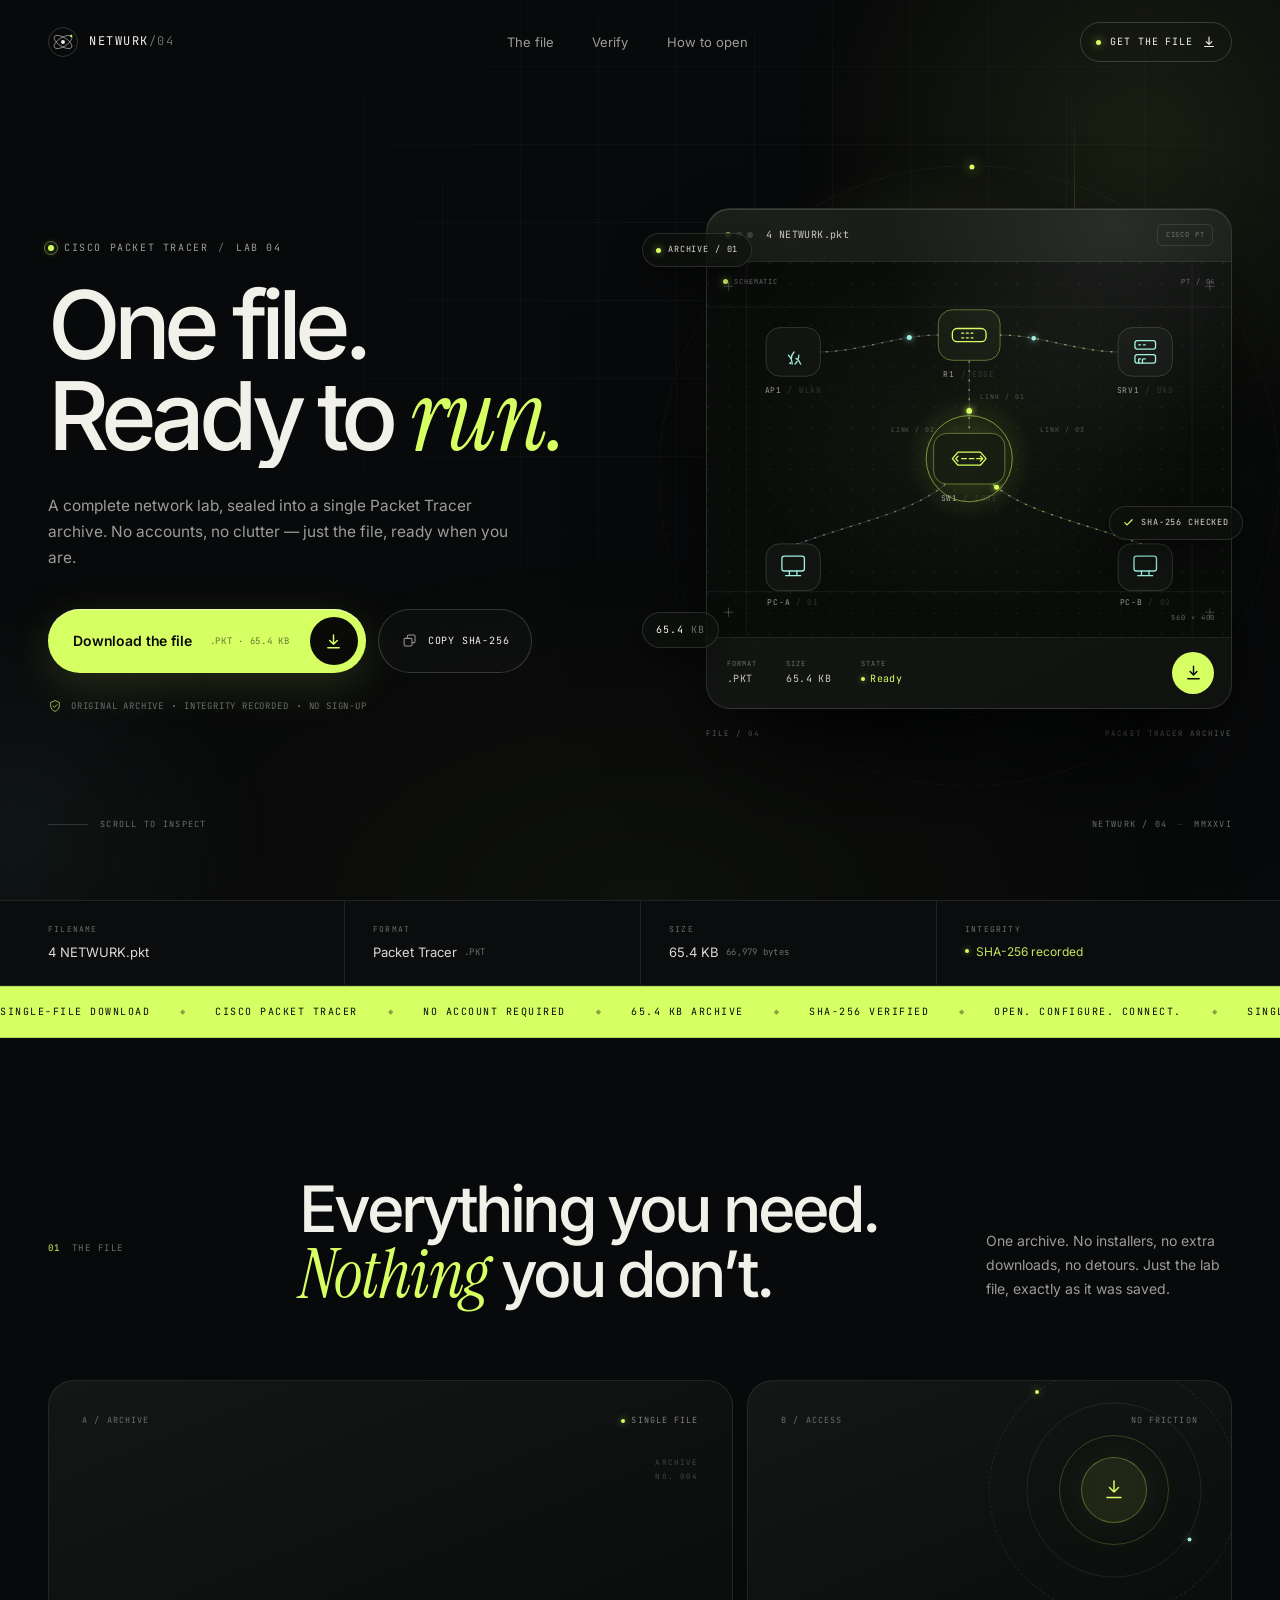
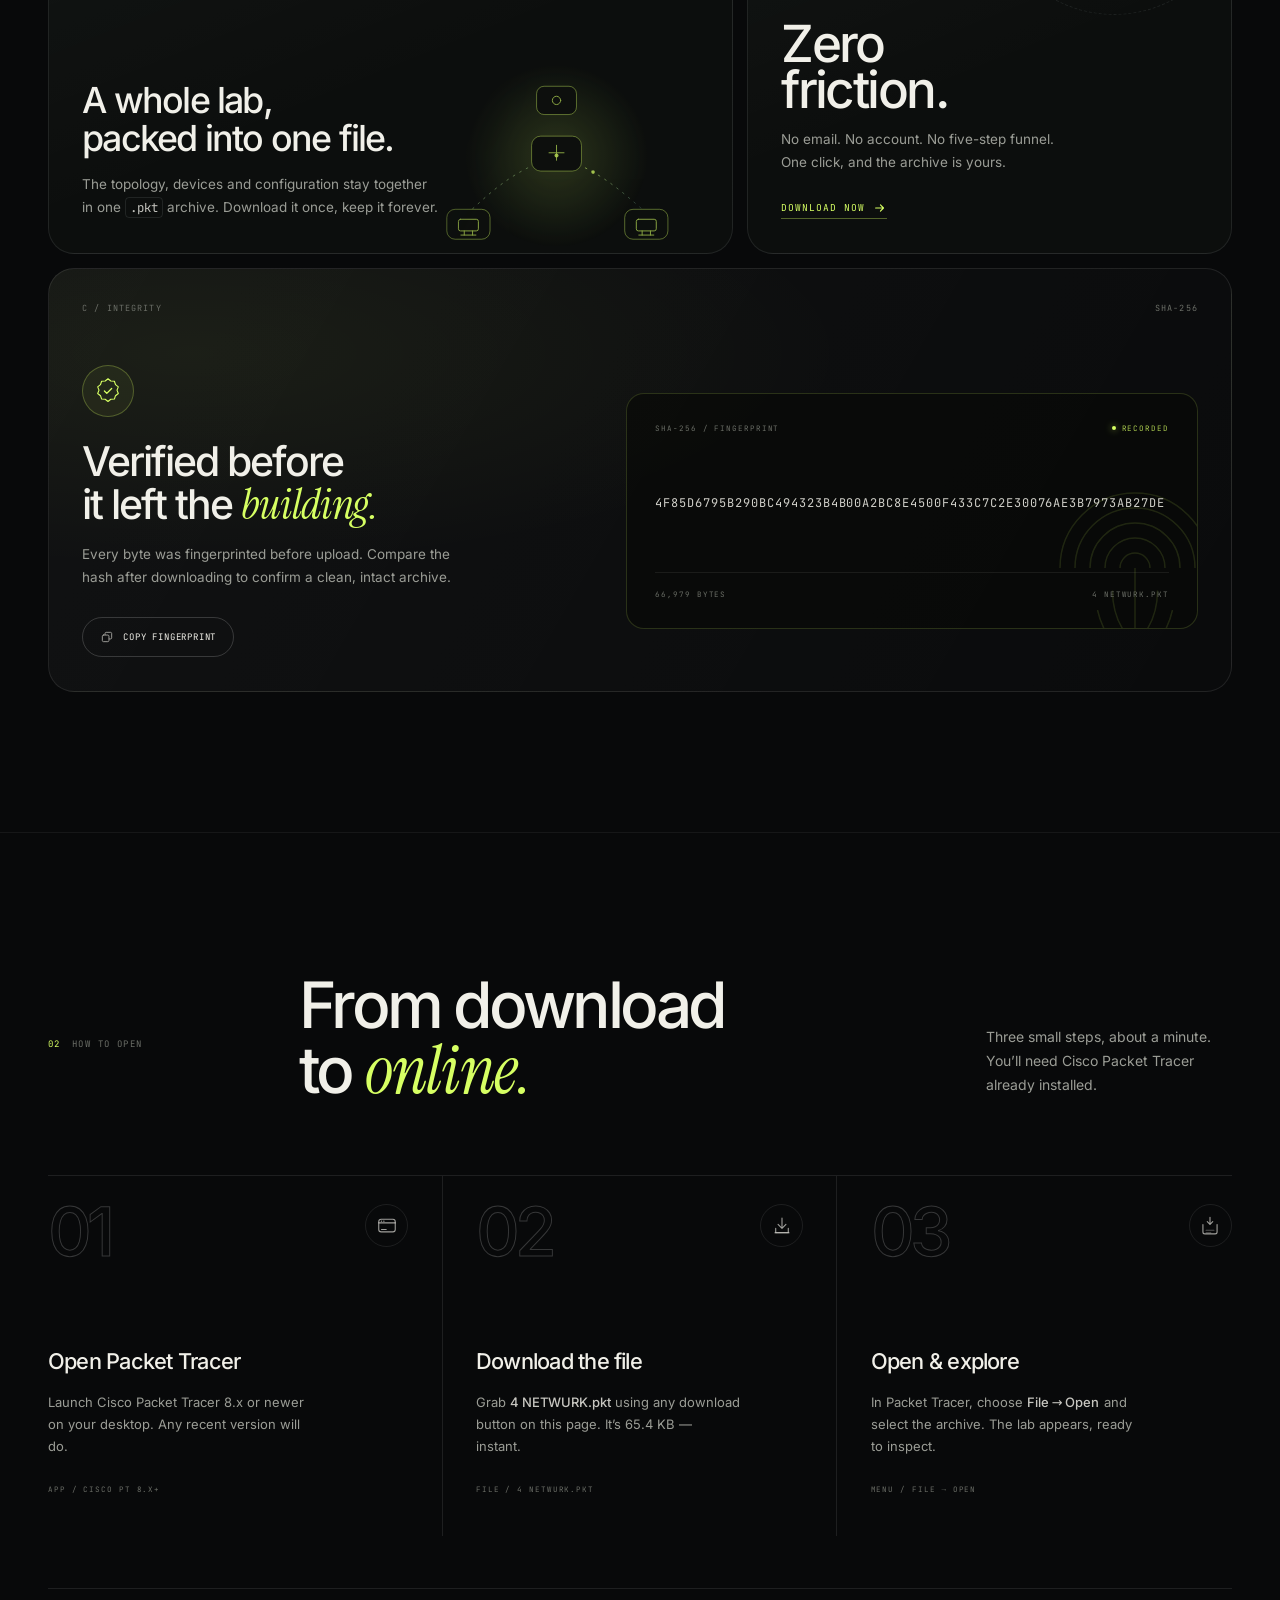
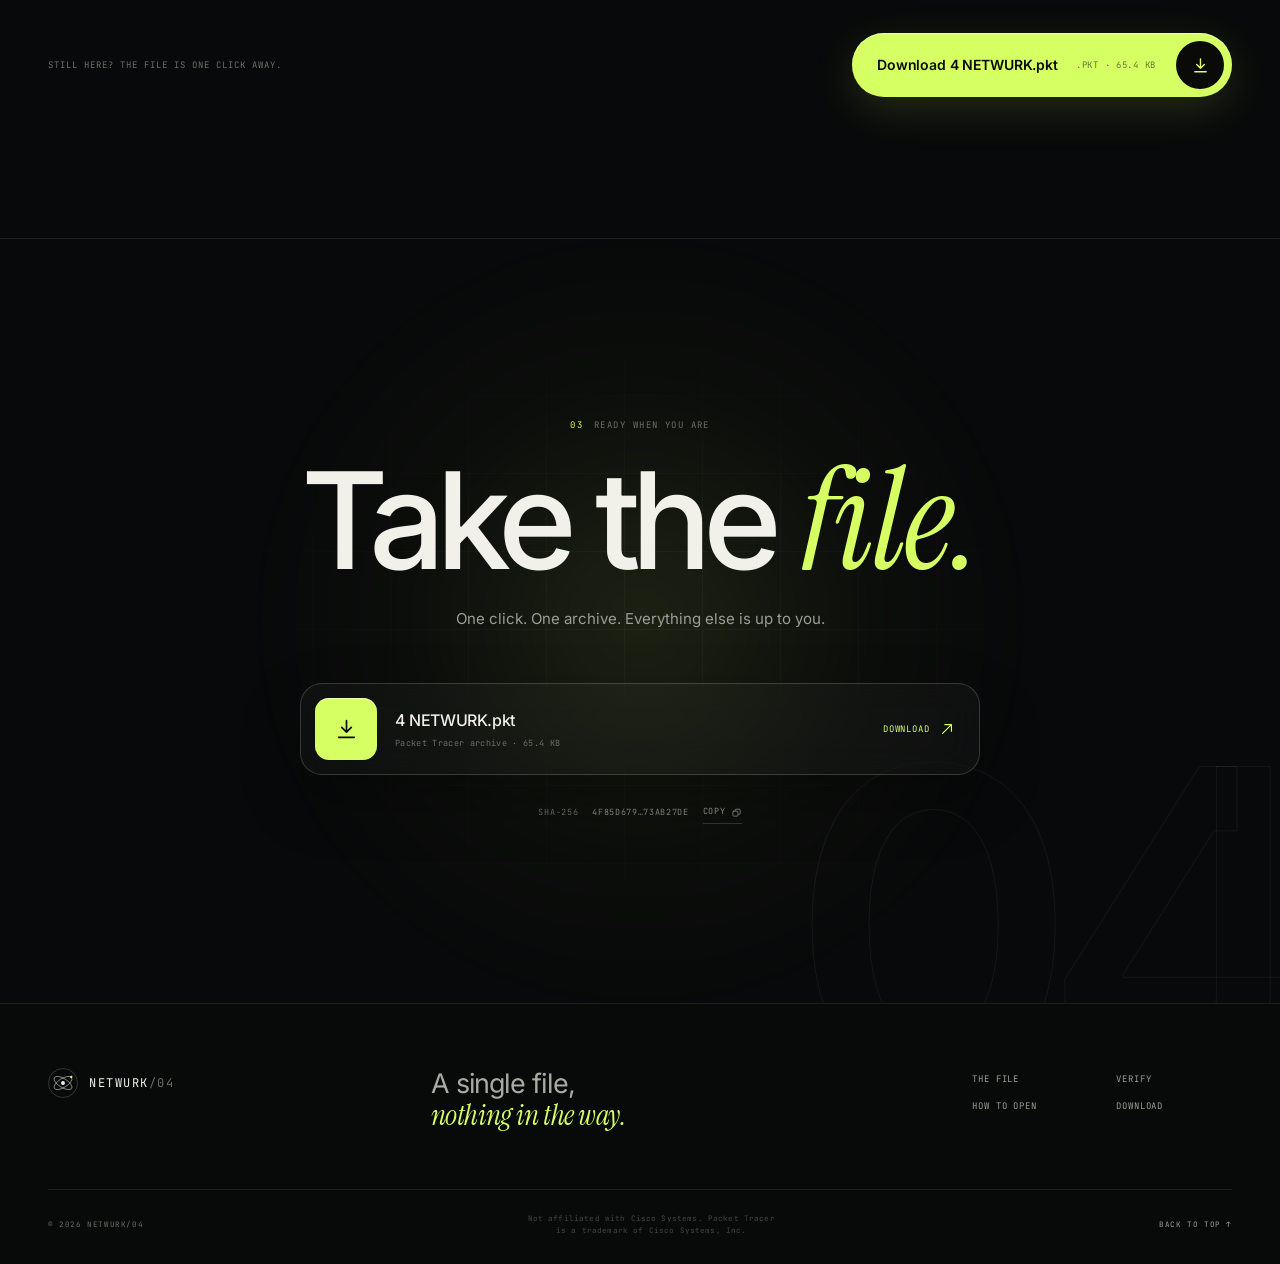
<file: index.html>
<!doctype html>
<html lang="en">
<head>
  <meta charset="utf-8">
  <meta name="viewport" content="width=device-width, initial-scale=1">
  <title>4 NETWURK.pkt — Download · NETWURK/04</title>
  <meta name="description" content="Download 4 NETWURK.pkt, a Cisco Packet Tracer network lab archive. One file, no sign-up, SHA-256 verified.">
  <meta name="theme-color" content="#08090a">
  <meta property="og:title" content="4 NETWURK.pkt — One file. Ready to run.">
  <meta property="og:description" content="A complete Cisco Packet Tracer lab, packaged as one file. Download it and open the topology.">
  <meta property="og:type" content="website">
  <link rel="icon" href="assets/images/favicon.svg" type="image/svg+xml">
  <link rel="preload" href="assets/fonts/inter-var.woff2" as="font" type="font/woff2" crossorigin>
  <link rel="preload" href="assets/fonts/instrument-serif-italic.woff2" as="font" type="font/woff2" crossorigin>
  <link rel="stylesheet" href="assets/css/styles.css">
  <script>document.documentElement.classList.add('js');</script>
</head>
<body>
  <a class="skip-link" href="#main">Skip to content</a>

  <div class="noise" aria-hidden="true"></div>
  <div class="cursor-glow" id="cursorGlow" aria-hidden="true"></div>
  <div class="scroll-progress" aria-hidden="true"><i id="scrollProgress"></i></div>

  <header class="site-header" id="siteHeader">
    <div class="shell site-header__inner">
      <a class="brand" href="#top" aria-label="NETWURK 04 — back to top">
        <span class="brand__mark" aria-hidden="true">
          <svg viewBox="0 0 32 32" fill="none">
            <ellipse cx="16" cy="16" rx="12.5" ry="5.5" transform="rotate(-32 16 16)" stroke="currentColor" stroke-width="1.1" opacity=".55"/>
            <ellipse cx="16" cy="16" rx="12.5" ry="5.5" transform="rotate(32 16 16)" stroke="currentColor" stroke-width="1.1" opacity=".55"/>
            <circle cx="16" cy="16" r="2.4" fill="currentColor"/>
            <circle cx="26.2" cy="8.6" r="1.4" fill="#d6ff63"/>
          </svg>
        </span>
        <span class="brand__type">NETWURK<span>/04</span></span>
      </a>

      <nav class="site-nav" aria-label="Primary">
        <a href="#file" data-nav="file">The file</a>
        <a href="#verify" data-nav="verify">Verify</a>
        <a href="#open" data-nav="open">How to open</a>
      </nav>

      <a class="header-cta" href="4%20NETWURK.pkt" download="4 NETWURK.pkt" data-download>
        <span class="header-cta__dot" aria-hidden="true"></span>
        <span>Get the file</span>
        <svg viewBox="0 0 16 16" fill="none" aria-hidden="true">
          <path d="M8 2.5v8.2m0 0 3.2-3.2M8 10.7 4.8 7.5M3 13.2h10" stroke="currentColor" stroke-width="1.3" stroke-linecap="round" stroke-linejoin="round"/>
        </svg>
      </a>
    </div>
  </header>

  <main id="main">
    <section class="hero" id="top">
      <div class="hero__background" aria-hidden="true">
        <div class="hero__grid"></div>
        <div class="hero__orb hero__orb--one"></div>
        <div class="hero__orb hero__orb--two"></div>
        <div class="hero__beam"></div>
      </div>

      <div class="shell hero__inner">
        <div class="hero__copy">
          <p class="eyebrow hero__eyebrow">
            <span class="pulse-dot" aria-hidden="true"></span>
            Cisco Packet Tracer <span class="slash">/</span> Lab 04
          </p>

          <h1 class="hero__title">
            <span class="line"><span>One file.</span></span>
            <span class="line"><span>Ready to <em>run.</em></span></span>
          </h1>

          <p class="hero__lede">
            A complete network lab, sealed into a single Packet Tracer archive.
            No accounts, no clutter — just the file, ready when you are.
          </p>

          <div class="hero__actions">
            <a class="btn btn--primary magnetic" href="4%20NETWURK.pkt" download="4 NETWURK.pkt" data-download>
              <span class="btn__label" data-download-label>Download the file</span>
              <span class="btn__meta">.pkt · 65.4 KB</span>
              <span class="btn__icon" aria-hidden="true">
                <svg viewBox="0 0 20 20" fill="none">
                  <path d="M10 3v10m0 0 4-4m-4 4-4-4M4 16.5h12" stroke="currentColor" stroke-width="1.5" stroke-linecap="round" stroke-linejoin="round"/>
                </svg>
              </span>
            </a>

            <button class="btn btn--ghost" type="button" data-copy-checksum>
              <svg class="btn__ghost-icon" viewBox="0 0 20 20" fill="none" aria-hidden="true">
                <path d="M7.5 6.5V4.9c0-.8.6-1.4 1.4-1.4h6.2c.8 0 1.4.6 1.4 1.4v6.2c0 .8-.6 1.4-1.4 1.4h-1.6M5.1 7.5h6.4c.8 0 1.4.6 1.4 1.4v6.2c0 .8-.6 1.4-1.4 1.4H5.1c-.8 0-1.4-.6-1.4-1.4V8.9c0-.8.6-1.4 1.4-1.4Z" stroke="currentColor" stroke-width="1.2" stroke-linecap="round"/>
              </svg>
              <span data-copy-label>Copy SHA-256</span>
            </button>
          </div>

          <p class="hero__note">
            <svg viewBox="0 0 16 16" fill="none" aria-hidden="true">
              <path d="M8 1.8 13 4v3.6c0 3-2 5.4-5 6.6-3-1.2-5-3.6-5-6.6V4l5-2.2Z" stroke="currentColor" stroke-width="1.1"/>
              <path d="m5.8 8 1.5 1.5 3-3.1" stroke="currentColor" stroke-width="1.1" stroke-linecap="round" stroke-linejoin="round"/>
            </svg>
            Original archive <span class="note-dot"></span> Integrity recorded <span class="note-dot"></span> No sign-up
          </p>
        </div>

        <div class="stage" id="stage">
          <div class="stage__aura" aria-hidden="true"></div>
          <div class="stage__ring stage__ring--outer" aria-hidden="true"></div>
          <div class="stage__ring stage__ring--inner" aria-hidden="true"></div>

          <div class="float-chip float-chip--one" aria-hidden="true">
            <span class="chip-led"></span> Archive / 01
          </div>
          <div class="float-chip float-chip--two" aria-hidden="true">
            <svg viewBox="0 0 12 12" fill="none"><path d="m2 6.2 2.4 2.4L10 3" stroke="currentColor" stroke-width="1.3" stroke-linecap="round" stroke-linejoin="round"/></svg>
            SHA-256 checked
          </div>
          <div class="float-chip float-chip--three" aria-hidden="true">
            65.4 <span>KB</span>
          </div>

          <div class="filecard" data-tilt>
            <div class="filecard__top">
              <span class="window-dots" aria-hidden="true"><i></i><i></i><i></i></span>
              <span class="filecard__name">4 NETWURK.pkt</span>
              <span class="filecard__badge">Cisco PT</span>
            </div>

            <div class="filecard__canvas">
              <svg class="topology" viewBox="0 0 560 400" role="img" aria-label="Stylised network topology illustration">
                <defs>
                  <pattern id="dotGrid" width="22" height="22" patternUnits="userSpaceOnUse">
                    <circle cx="1.2" cy="1.2" r="1" fill="rgba(255,255,255,0.14)"/>
                  </pattern>
                  <linearGradient id="linkGradient" x1="0" y1="0" x2="1" y2="1">
                    <stop offset="0" stop-color="#d6ff63" stop-opacity=".72"/>
                    <stop offset="1" stop-color="#9ef0df" stop-opacity=".24"/>
                  </linearGradient>
                  <radialGradient id="nodeHalo">
                    <stop offset="0" stop-color="#d6ff63" stop-opacity=".18"/>
                    <stop offset="1" stop-color="#d6ff63" stop-opacity="0"/>
                  </radialGradient>
                  <filter id="packetGlow" x="-200%" y="-200%" width="500%" height="500%">
                    <feGaussianBlur stdDeviation="3.4" result="blur"/>
                    <feMerge><feMergeNode in="blur"/><feMergeNode in="SourceGraphic"/></feMerge>
                  </filter>
                </defs>

                <rect width="560" height="400" fill="url(#dotGrid)" opacity=".46"/>

                <g class="canvas-marks" stroke="rgba(255,255,255,.2)" stroke-width="1">
                  <path d="M18 26h10M23 21v10M532 26h10M537 21v10M18 374h10M23 369v10M532 374h10M537 369v10"/>
                </g>
                <g class="canvas-rules" stroke="rgba(255,255,255,.06)" stroke-width="1">
                  <path d="M42 0v400M518 0v400M0 48h560M0 352h560"/>
                </g>

                <g class="links" fill="none">
                  <path id="linkRouterSwitch" class="link-base" d="M280 106V178"/>
                  <path id="linkRouterAp" class="link-base" d="M247 78C203 78 164 96 120 96"/>
                  <path id="linkRouterServer" class="link-base" d="M313 78C357 78 396 96 440 96"/>
                  <path id="linkSwitchPcA" class="link-base" d="M254 238C217 268 160 278 94 302"/>
                  <path id="linkSwitchPcB" class="link-base" d="M306 238C343 268 400 278 466 302"/>

                  <path class="link-flow" d="M280 106V178"/>
                  <path class="link-flow link-flow--slow" d="M247 78C203 78 164 96 120 96"/>
                  <path class="link-flow" d="M313 78C357 78 396 96 440 96"/>
                  <path class="link-flow link-flow--slow" d="M254 238C217 268 160 278 94 302"/>
                  <path class="link-flow" d="M306 238C343 268 400 278 466 302"/>
                </g>

                <g class="packets">
                  <circle r="3.1" fill="#d6ff63" filter="url(#packetGlow)">
                    <animateMotion dur="2.6s" repeatCount="indefinite" begin="0s"><mpath href="#linkRouterSwitch"/></animateMotion>
                  </circle>
                  <circle r="2.7" fill="#9ef0df" filter="url(#packetGlow)">
                    <animateMotion dur="4.2s" repeatCount="indefinite" begin=".9s"><mpath href="#linkRouterAp"/></animateMotion>
                  </circle>
                  <circle r="2.7" fill="#d6ff63" filter="url(#packetGlow)">
                    <animateMotion dur="4.8s" repeatCount="indefinite" begin="1.8s"><mpath href="#linkSwitchPcB"/></animateMotion>
                  </circle>
                  <circle r="2.4" fill="#9ef0df" filter="url(#packetGlow)">
                    <animateMotion dur="5.4s" repeatCount="indefinite" begin=".4s"><mpath href="#linkRouterServer"/></animateMotion>
                  </circle>
                </g>

                <g class="node node--switch" transform="translate(280,210)">
                  <circle class="node-halo" r="68" fill="url(#nodeHalo)"/>
                  <circle class="node-pulse node-pulse--one" r="46"/>
                  <circle class="node-pulse node-pulse--two" r="46"/>
                  <rect class="node-box" x="-38" y="-27" width="76" height="54" rx="14"/>
                  <g class="node-icon" fill="none" stroke="currentColor" stroke-width="1.4" stroke-linecap="round" stroke-linejoin="round">
                    <path d="M-12-7h24l6 7-6 7h-24l-6-7 6-7Z"/>
                    <path d="M-8 0h5m3 0h5m3 0h5"/>
                    <path d="M12-2.5 14.5 0 12 2.5M-12-2.5-14.5 0-12 2.5"/>
                  </g>
                  <text class="node-label" y="45">SW1 <tspan opacity=".45">/ CORE</tspan></text>
                </g>

                <g class="node node--router" transform="translate(280,78)">
                  <rect class="node-box" x="-33" y="-27" width="66" height="54" rx="15"/>
                  <g class="node-icon" fill="none" stroke="currentColor" stroke-width="1.4" stroke-linecap="round" stroke-linejoin="round">
                    <path d="M-13-7h26c2.8 0 5 2.2 5 5v4c0 2.8-2.2 5-5 5h-26c-2.8 0-5-2.2-5-5v-4c0-2.8 2.2-5 5-5Z"/>
                    <path d="M-8-2h2m3 0h2m3 0h2M-8 3h2m3 0h2m3 0h2"/>
                  </g>
                  <text class="node-label" y="45">R1 <tspan opacity=".45">/ EDGE</tspan></text>
                </g>

                <g class="node node--endpoint" transform="translate(92,96)">
                  <rect class="node-box" x="-29" y="-26" width="58" height="52" rx="15"/>
                  <g class="node-icon" fill="none" stroke="currentColor" stroke-width="1.4" stroke-linecap="round" stroke-linejoin="round">
                    <path d="M-2 7a10 10 0 0 1 3-6.8M-5 3.5A14 14 0 0 1-1 13M6 3.5A14 14 0 0 1 2 13M3 7a10 10 0 0 1 5 6"/>
                    <circle cx="-3" cy="12" r="1.2" fill="currentColor" stroke="none"/>
                  </g>
                  <text class="node-label" y="44">AP1 <tspan opacity=".45">/ WLAN</tspan></text>
                </g>

                <g class="node node--server" transform="translate(468,96)">
                  <rect class="node-box" x="-29" y="-26" width="58" height="52" rx="15"/>
                  <g class="node-icon" fill="none" stroke="currentColor" stroke-width="1.4" stroke-linecap="round" stroke-linejoin="round">
                    <rect x="-11" y="-12" width="22" height="9" rx="2.5"/>
                    <rect x="-11" y="3" width="22" height="9" rx="2.5"/>
                    <path d="M-7-7.5h2m3 0h2m-7 15h2m3 0h2M-7 8v4m4-4v4"/>
                  </g>
                  <text class="node-label" y="44">SRV1 <tspan opacity=".45">/ DNS</tspan></text>
                </g>

                <g class="node node--pc" transform="translate(92,326)">
                  <rect class="node-box" x="-29" y="-25" width="58" height="50" rx="14"/>
                  <g class="node-icon" fill="none" stroke="currentColor" stroke-width="1.4" stroke-linecap="round" stroke-linejoin="round">
                    <rect x="-12" y="-12" width="24" height="16" rx="2.5"/>
                    <path d="M-4 4v5m8-5v5M-8 9h16"/>
                  </g>
                  <text class="node-label" y="40">PC-A <tspan opacity=".45">/ 01</tspan></text>
                </g>

                <g class="node node--pc" transform="translate(468,326)">
                  <rect class="node-box" x="-29" y="-25" width="58" height="50" rx="14"/>
                  <g class="node-icon" fill="none" stroke="currentColor" stroke-width="1.4" stroke-linecap="round" stroke-linejoin="round">
                    <rect x="-12" y="-12" width="24" height="16" rx="2.5"/>
                    <path d="M-4 4v5m8-5v5M-8 9h16"/>
                  </g>
                  <text class="node-label" y="40">PC-B <tspan opacity=".45">/ 02</tspan></text>
                </g>

                <g class="link-tags">
                  <text x="292" y="146">LINK / 01</text>
                  <text x="196" y="182">LINK / 02</text>
                  <text x="356" y="182">LINK / 03</text>
                </g>
              </svg>

              <div class="canvas-tag canvas-tag--tl"><span class="chip-led"></span> Schematic</div>
              <div class="canvas-tag canvas-tag--tr">PT / 04</div>
              <div class="canvas-tag canvas-tag--br">560 × 400</div>
            </div>

            <div class="filecard__foot">
              <div class="filecard__spec"><span>Format</span><strong>.PKT</strong></div>
              <div class="filecard__spec"><span>Size</span><strong>65.4 KB</strong></div>
              <div class="filecard__spec"><span>State</span><strong class="is-good"><i></i>Ready</strong></div>
              <a class="filecard__get" href="4%20NETWURK.pkt" download="4 NETWURK.pkt" data-download aria-label="Download 4 NETWURK.pkt">
                <svg viewBox="0 0 20 20" fill="none" aria-hidden="true">
                  <path d="M10 3.5v9m0 0L6.4 8.9M10 12.5l3.6-3.6M4 16.5h12" stroke="currentColor" stroke-width="1.5" stroke-linecap="round" stroke-linejoin="round"/>
                </svg>
              </a>
            </div>
          </div>

          <div class="stage__caption" aria-hidden="true">
            <span>File / 04</span>
            <span>Packet Tracer archive</span>
          </div>
        </div>
      </div>

      <div class="shell hero__foot">
        <span class="scroll-cue" aria-hidden="true"><i></i> Scroll to inspect</span>
        <span class="hero__foot-meta">NETWURK / 04 <span>—</span> MMXXVI</span>
      </div>
    </section>

    <section class="file-meta" aria-label="File details">
      <div class="shell file-meta__grid">
        <div class="meta-item">
          <span class="meta-item__key">Filename</span>
          <span class="meta-item__value">4 NETWURK.pkt</span>
        </div>
        <div class="meta-item">
          <span class="meta-item__key">Format</span>
          <span class="meta-item__value">Packet Tracer <i>.PKT</i></span>
        </div>
        <div class="meta-item">
          <span class="meta-item__key">Size</span>
          <span class="meta-item__value">65.4 KB <i>66,979 bytes</i></span>
        </div>
        <div class="meta-item">
          <span class="meta-item__key">Integrity</span>
          <span class="meta-item__value is-good"><i class="status-dot"></i>SHA-256 recorded</span>
        </div>
      </div>
    </section>

    <div class="ticker" aria-hidden="true">
      <div class="ticker__track">
        <div class="ticker__group">
          <span>Single-file download</span><i>◆</i>
          <span>Cisco Packet Tracer</span><i>◆</i>
          <span>No account required</span><i>◆</i>
          <span>65.4 KB archive</span><i>◆</i>
          <span>SHA-256 verified</span><i>◆</i>
          <span>Open. Configure. Connect.</span><i>◆</i>
        </div>
        <div class="ticker__group">
          <span>Single-file download</span><i>◆</i>
          <span>Cisco Packet Tracer</span><i>◆</i>
          <span>No account required</span><i>◆</i>
          <span>65.4 KB archive</span><i>◆</i>
          <span>SHA-256 verified</span><i>◆</i>
          <span>Open. Configure. Connect.</span><i>◆</i>
        </div>
      </div>
    </div>

    <section class="section file-section" id="file">
      <div class="shell">
        <header class="section-heading reveal">
          <p class="kicker"><span>01</span> The file</p>
          <div class="section-heading__body">
            <h2>Everything you need.<br><em>Nothing</em> you don’t.</h2>
            <p>One archive. No installers, no extra downloads, no detours. Just the lab file, exactly as it was saved.</p>
          </div>
        </header>

        <div class="bento">
          <article class="card card--main reveal">
            <div class="card__meta">
              <span>A / Archive</span>
              <span class="card__status"><i></i>Single file</span>
            </div>
            <div class="card__content">
              <h3>A whole lab,<br>packed into one file.</h3>
              <p>The topology, devices and configuration stay together in one <code>.pkt</code> archive. Download it once, keep it forever.</p>
            </div>

            <svg class="mini-net" viewBox="0 0 460 240" fill="none" aria-hidden="true">
              <defs>
                <linearGradient id="miniLine" x1="0" y1="0" x2="1" y2="1">
                  <stop stop-color="#d6ff63" stop-opacity=".7"/>
                  <stop offset="1" stop-color="#9ef0df" stop-opacity=".18"/>
                </linearGradient>
                <radialGradient id="miniHalo">
                  <stop stop-color="#d6ff63" stop-opacity=".2"/>
                  <stop offset="1" stop-color="#d6ff63" stop-opacity="0"/>
                </radialGradient>
              </defs>
              <circle cx="228" cy="112" r="112" fill="url(#miniHalo)"/>
              <g stroke="url(#miniLine)" stroke-width="1.2">
                <path d="M228 92v34" stroke-dasharray="3 6"/>
                <path d="M202 122C167 138 146 158 122 180" stroke-dasharray="3 6"/>
                <path d="M254 122C289 138 310 158 336 180" stroke-dasharray="3 6"/>
                <path d="M228 66V31" stroke-dasharray="3 6"/>
              </g>
              <g fill="#0e110e" stroke="rgba(214,255,99,.48)" stroke-width="1.2">
                <rect x="204" y="28" width="48" height="34" rx="9"/>
                <rect x="198" y="88" width="60" height="42" rx="11"/>
                <rect x="96" y="176" width="52" height="36" rx="10"/>
                <rect x="310" y="176" width="52" height="36" rx="10"/>
              </g>
              <g stroke="#d6ff63" stroke-width="1.15" stroke-linecap="round" opacity=".8">
                <circle cx="228" cy="45" r="5"/>
                <path d="M219 108h18M228 99v18"/>
                <rect x="110" y="188" width="24" height="14" rx="2.5"/>
                <path d="M117 202v5m10-5v5M113 207h18"/>
                <rect x="324" y="188" width="24" height="14" rx="2.5"/>
                <path d="M331 202v5m10-5v5M327 207h18"/>
              </g>
              <g fill="rgba(214,255,99,.9)">
                <circle r="2.4"><animateMotion dur="3.4s" repeatCount="indefinite" path="M228 92v34"/></circle>
                <circle r="2.2"><animateMotion dur="4.6s" repeatCount="indefinite" begin="1s" path="M254 122C289 138 310 158 336 180"/></circle>
              </g>
            </svg>

            <span class="card__corner" aria-hidden="true">ARCHIVE<br>NO. 004</span>
          </article>

          <article class="card card--zero reveal">
            <div class="card__meta">
              <span>B / Access</span>
              <span>No friction</span>
            </div>

            <div class="zero-orbit" aria-hidden="true">
              <span class="zero-orbit__ring zero-orbit__ring--one"></span>
              <span class="zero-orbit__ring zero-orbit__ring--two"></span>
              <span class="zero-orbit__ring zero-orbit__ring--three"></span>
              <span class="zero-orbit__core">
                <svg viewBox="0 0 24 24" fill="none">
                  <path d="M12 3v11m0 0 4.5-4.5M12 14l-4.5-4.5M5 19.5h14" stroke="currentColor" stroke-width="1.5" stroke-linecap="round" stroke-linejoin="round"/>
                </svg>
              </span>
            </div>

            <div class="zero-copy">
              <h3>Zero<br>friction.</h3>
              <p>No email. No account. No five-step funnel. One click, and the archive is yours.</p>
              <a class="text-link" href="4%20NETWURK.pkt" download="4 NETWURK.pkt" data-download>
                Download now
                <svg viewBox="0 0 16 16" fill="none" aria-hidden="true"><path d="M3 8h9m0 0L8.5 4.5M12 8l-3.5 3.5" stroke="currentColor" stroke-width="1.3" stroke-linecap="round" stroke-linejoin="round"/></svg>
              </a>
            </div>
          </article>

          <article class="card card--verify reveal" id="verify">
            <div class="card__meta">
              <span>C / Integrity</span>
              <span>SHA-256</span>
            </div>

            <div class="verify-layout">
              <div class="verify-copy">
                <span class="verify-seal" aria-hidden="true">
                  <svg viewBox="0 0 32 32" fill="none">
                    <path d="m16 3 3 2.4 3.8.2 1.2 3.6 3 2.4-1.4 3.5 1.4 3.5-3 2.4-1.2 3.6-3.8.2-3 2.4-3-2.4-3.8-.2-1.2-3.6-3-2.4 1.4-3.5-1.4-3.5 3-2.4 1.2-3.6 3.8-.2 3-2.4Z" stroke="currentColor" stroke-width="1.2" stroke-linejoin="round"/>
                    <path d="m12.2 16 2.5 2.5 5.2-5.2" stroke="currentColor" stroke-width="1.4" stroke-linecap="round" stroke-linejoin="round"/>
                  </svg>
                </span>
                <h3>Verified before<br>it left the <em>building.</em></h3>
                <p>Every byte was fingerprinted before upload. Compare the hash after downloading to confirm a clean, intact archive.</p>
                <button class="copy-btn" type="button" data-copy-checksum>
                  <svg viewBox="0 0 18 18" fill="none" aria-hidden="true">
                    <path d="M6.5 6V4.4c0-.8.6-1.4 1.4-1.4h5.7c.8 0 1.4.6 1.4 1.4v5.7c0 .8-.6 1.4-1.4 1.4H12M4.4 6.5h5.7c.8 0 1.4.6 1.4 1.4v5.7c0 .8-.6 1.4-1.4 1.4H4.4c-.8 0-1.4-.6-1.4-1.4V7.9c0-.8.6-1.4 1.4-1.4Z" stroke="currentColor" stroke-width="1.2" stroke-linecap="round"/>
                  </svg>
                  <span data-copy-label>Copy fingerprint</span>
                </button>
              </div>

              <div class="hash-card">
                <div class="hash-card__head">
                  <span>SHA-256 / Fingerprint</span>
                  <span class="hash-card__led"><i></i>Recorded</span>
                </div>
                <code class="hash-card__value">4F85D6795B290BC494323B4B00A2BC8E4500F433C7C2E30076AE3B7973AB27DE</code>
                <div class="hash-card__foot">
                  <span>66,979 bytes</span>
                  <span>4 NETWURK.pkt</span>
                </div>
                <svg class="hash-card__print" viewBox="0 0 120 120" fill="none" aria-hidden="true">
                  <g stroke="currentColor" stroke-width="1" opacity=".35">
                    <path d="M10 60c0-27.6 22.4-50 50-50s50 22.4 50 50"/>
                    <path d="M20 60c0-22.1 17.9-40 40-40s40 17.9 40 40"/>
                    <path d="M30 60c0-16.6 13.4-30 30-30s30 13.4 30 30"/>
                    <path d="M40 60c0-11 9-20 20-20s20 9 20 20"/>
                    <path d="M50 60c0-5.5 4.5-10 10-10s10 4.5 10 10"/>
                    <path d="M60 60v50M45 75c0 9 2 18 7 26M75 75c0 9-2 18-7 26M35 88c2 9 6 17 12 24M85 88c-2 9-6 17-12 24"/>
                  </g>
                </svg>
              </div>
            </div>
          </article>
        </div>
      </div>
    </section>

    <section class="section open-section" id="open">
      <div class="shell">
        <header class="section-heading reveal">
          <p class="kicker"><span>02</span> How to open</p>
          <div class="section-heading__body">
            <h2>From download<br>to <em>online.</em></h2>
            <p>Three small steps, about a minute. You’ll need Cisco Packet Tracer already installed.</p>
          </div>
        </header>

        <div class="steps">
          <article class="step reveal">
            <div class="step__top">
              <span class="step__num">01</span>
              <span class="step__icon" aria-hidden="true">
                <svg viewBox="0 0 28 28" fill="none">
                  <rect x="3.5" y="5.5" width="21" height="16" rx="3" stroke="currentColor" stroke-width="1.4"/>
                  <path d="M3.5 10h21M7 18.5h6" stroke="currentColor" stroke-width="1.4" stroke-linecap="round"/>
                  <circle cx="7" cy="7.8" r=".9" fill="currentColor"/>
                  <circle cx="10" cy="7.8" r=".9" fill="currentColor"/>
                </svg>
              </span>
            </div>
            <h3>Open Packet Tracer</h3>
            <p>Launch Cisco Packet Tracer 8.x or newer on your desktop. Any recent version will do.</p>
            <span class="step__tag">App / Cisco PT 8.x+</span>
          </article>

          <article class="step reveal">
            <div class="step__top">
              <span class="step__num">02</span>
              <span class="step__icon" aria-hidden="true">
                <svg viewBox="0 0 28 28" fill="none">
                  <path d="M14 4v13m0 0 5-5m-5 5-5-5M5 22.5h18" stroke="currentColor" stroke-width="1.4" stroke-linecap="round" stroke-linejoin="round"/>
                  <path d="M22 17v5.5H6V17" stroke="currentColor" stroke-width="1.4" stroke-linecap="round" stroke-linejoin="round"/>
                </svg>
              </span>
            </div>
            <h3>Download the file</h3>
            <p>Grab <strong>4 NETWURK.pkt</strong> using any download button on this page. It’s 65.4 KB — instant.</p>
            <span class="step__tag">File / 4 NETWURK.pkt</span>
          </article>

          <article class="step reveal">
            <div class="step__top">
              <span class="step__num">03</span>
              <span class="step__icon" aria-hidden="true">
                <svg viewBox="0 0 28 28" fill="none">
                  <path d="M14 3v9m0 0 3.5-3.5M14 12 10.5 8.5" stroke="currentColor" stroke-width="1.4" stroke-linecap="round" stroke-linejoin="round"/>
                  <path d="M5 12v9.5c0 1.4 1.1 2.5 2.5 2.5h13c1.4 0 2.5-1.1 2.5-2.5V12" stroke="currentColor" stroke-width="1.4" stroke-linecap="round"/>
                  <path d="M9 19.5h10M9 22.5h6" stroke="currentColor" stroke-width="1.4" stroke-linecap="round" opacity=".5"/>
                </svg>
              </span>
            </div>
            <h3>Open &amp; explore</h3>
            <p>In Packet Tracer, choose <strong>File → Open</strong> and select the archive. The lab appears, ready to inspect.</p>
            <span class="step__tag">Menu / File → Open</span>
          </article>
        </div>

        <div class="steps-cta reveal">
          <span>Still here? The file is one click away.</span>
          <a class="btn btn--primary magnetic" href="4%20NETWURK.pkt" download="4 NETWURK.pkt" data-download>
            <span class="btn__label" data-download-label>Download 4 NETWURK.pkt</span>
            <span class="btn__meta">.pkt · 65.4 KB</span>
            <span class="btn__icon" aria-hidden="true">
              <svg viewBox="0 0 20 20" fill="none">
                <path d="M10 3v10m0 0 4-4m-4 4-4-4M4 16.5h12" stroke="currentColor" stroke-width="1.5" stroke-linecap="round" stroke-linejoin="round"/>
              </svg>
            </span>
          </a>
        </div>
      </div>
    </section>

    <section class="outro" id="download">
      <div class="outro__grid" aria-hidden="true"></div>
      <div class="outro__orb" aria-hidden="true"></div>
      <span class="outro__watermark" aria-hidden="true">04</span>

      <div class="shell outro__inner">
        <p class="kicker kicker--center reveal"><span>03</span> Ready when you are</p>
        <h2 class="reveal">Take the <em>file.</em></h2>
        <p class="outro__lede reveal">One click. One archive. Everything else is up to you.</p>

        <a class="mega-download reveal" href="4%20NETWURK.pkt" download="4 NETWURK.pkt" data-download>
          <span class="mega-download__icon" aria-hidden="true">
            <svg viewBox="0 0 24 24" fill="none">
              <path d="M12 3.5v11m0 0 4.6-4.6M12 14.5 7.4 9.9M4.5 19.5h15" stroke="currentColor" stroke-width="1.6" stroke-linecap="round" stroke-linejoin="round"/>
            </svg>
          </span>
          <span class="mega-download__text">
            <strong>4 NETWURK.pkt</strong>
            <small>Packet Tracer archive · 65.4 KB</small>
          </span>
          <span class="mega-download__action">
            Download
            <svg viewBox="0 0 18 18" fill="none" aria-hidden="true"><path d="M4 14 14 4m0 0H6.5M14 4v7.5" stroke="currentColor" stroke-width="1.3" stroke-linecap="round" stroke-linejoin="round"/></svg>
          </span>
        </a>

        <div class="outro__checksum reveal">
          <span>SHA-256</span>
          <code>4F85D679…73AB27DE</code>
          <button type="button" data-copy-checksum>
            <span data-copy-label>Copy</span>
            <svg viewBox="0 0 16 16" fill="none" aria-hidden="true"><path d="M6 5.5V4.4c0-.7.5-1.2 1.2-1.2h5c.7 0 1.2.5 1.2 1.2v5c0 .7-.5 1.2-1.2 1.2h-1.1M3.8 6h5.1c.6 0 1.1.5 1.1 1.1v5.1c0 .6-.5 1.1-1.1 1.1H3.8c-.6 0-1.1-.5-1.1-1.1V7.1c0-.6.5-1.1 1.1-1.1Z" stroke="currentColor" stroke-width="1.1" stroke-linecap="round"/></svg>
          </button>
        </div>
      </div>
    </section>
  </main>

  <footer class="footer">
    <div class="shell">
      <div class="footer__top">
        <a class="brand" href="#top" aria-label="NETWURK 04 — back to top">
          <span class="brand__mark" aria-hidden="true">
            <svg viewBox="0 0 32 32" fill="none">
              <ellipse cx="16" cy="16" rx="12.5" ry="5.5" transform="rotate(-32 16 16)" stroke="currentColor" stroke-width="1.1" opacity=".55"/>
              <ellipse cx="16" cy="16" rx="12.5" ry="5.5" transform="rotate(32 16 16)" stroke="currentColor" stroke-width="1.1" opacity=".55"/>
              <circle cx="16" cy="16" r="2.4" fill="currentColor"/>
              <circle cx="26.2" cy="8.6" r="1.4" fill="#d6ff63"/>
            </svg>
          </span>
          <span class="brand__type">NETWURK<span>/04</span></span>
        </a>

        <p class="footer__statement">A single file,<br><em>nothing in the way.</em></p>

        <nav class="footer__nav" aria-label="Footer">
          <a href="#file">The file</a>
          <a href="#verify">Verify</a>
          <a href="#open">How to open</a>
          <a href="4%20NETWURK.pkt" download="4 NETWURK.pkt" data-download>Download</a>
        </nav>
      </div>

      <div class="footer__base">
        <span>© <span id="year">2026</span> NETWURK/04</span>
        <span class="footer__legal">Not affiliated with Cisco Systems. Packet Tracer is a trademark of Cisco Systems, Inc.</span>
        <a href="#top">Back to top <span aria-hidden="true">↑</span></a>
      </div>
    </div>
  </footer>

  <div class="toast" id="toast" role="status" aria-live="polite">
    <span class="toast__icon" aria-hidden="true">
      <svg viewBox="0 0 18 18" fill="none"><path d="m3.5 9.2 3.4 3.4 7.6-7.7" stroke="currentColor" stroke-width="1.6" stroke-linecap="round" stroke-linejoin="round"/></svg>
    </span>
    <span class="toast__message"></span>
  </div>

  <script src="assets/js/script.js" defer></script>
</body>
</html>
</file>
<file: assets/css/styles.css>
/* ------------------------------------------------------------------
   NETWURK/04 — single file download
   ------------------------------------------------------------------ */

@font-face {
  font-family: "Inter";
  src: url("../fonts/inter-var.woff2") format("woff2");
  font-weight: 400 800;
  font-style: normal;
  font-display: swap;
}
@font-face {
  font-family: "Instrument Serif";
  src: url("../fonts/instrument-serif-italic.woff2") format("woff2");
  font-weight: 400;
  font-style: italic;
  font-display: swap;
}
@font-face {
  font-family: "JetBrains Mono";
  src: url("../fonts/jetbrains-mono.woff2") format("woff2");
  font-weight: 400;
  font-style: normal;
  font-display: swap;
}

:root {
  --bg: #08090a;
  --bg-soft: #0b0d0c;
  --surface: rgba(255, 255, 255, 0.035);
  --line: rgba(255, 255, 255, 0.09);
  --line-strong: rgba(255, 255, 255, 0.17);
  --text: #f1f0e9;
  --muted: #9b9d96;
  --faint: #6b6e67;
  --lime: #d6ff63;
  --lime-soft: #e4ff9a;
  --mint: #9ef0df;
  --ink: #0a0b08;
  --sans: "Inter", "Segoe UI Variable", "Segoe UI", system-ui, sans-serif;
  --serif: "Instrument Serif", Georgia, "Times New Roman", serif;
  --mono: "JetBrains Mono", "SFMono-Regular", Consolas, monospace;
  --ease: cubic-bezier(0.22, 1, 0.36, 1);
  --shell: 1440px;
  --gutter: clamp(20px, 4vw, 48px);
}

*,
*::before,
*::after {
  box-sizing: border-box;
}

html {
  scroll-behavior: smooth;
  scroll-padding-top: 110px;
  -webkit-text-size-adjust: 100%;
}

body {
  margin: 0;
  background: var(--bg);
  color: var(--text);
  font-family: var(--sans);
  font-size: 16px;
  line-height: 1.6;
  font-weight: 400;
  -webkit-font-smoothing: antialiased;
  -moz-osx-font-smoothing: grayscale;
  overflow-x: clip;
}

body::before {
  content: "";
  position: fixed;
  inset: auto 0 0;
  height: 40vh;
  background: radial-gradient(ellipse at 50% 100%, rgba(214, 255, 99, 0.035), transparent 70%);
  pointer-events: none;
  z-index: 0;
}

main,
.footer {
  position: relative;
  z-index: 1;
}

::selection {
  background: var(--lime);
  color: var(--ink);
}

a {
  color: inherit;
  text-decoration: none;
}

button {
  font: inherit;
  color: inherit;
}

img,
svg {
  max-width: 100%;
}

h1,
h2,
h3,
p {
  margin: 0;
}

h1,
h2,
h3 {
  font-weight: 500;
  letter-spacing: -0.045em;
}

em {
  font-family: var(--serif);
  font-style: italic;
  font-weight: 400;
  letter-spacing: -0.015em;
}

code {
  font-family: var(--mono);
}

:focus-visible {
  outline: 2px solid var(--lime);
  outline-offset: 4px;
  border-radius: 3px;
}

.shell {
  width: 100%;
  max-width: var(--shell);
  margin-inline: auto;
  padding-inline: var(--gutter);
}

.skip-link {
  position: fixed;
  top: 16px;
  left: 16px;
  z-index: 1000;
  padding: 12px 18px;
  border-radius: 999px;
  background: var(--lime);
  color: var(--ink);
  font-family: var(--mono);
  font-size: 11px;
  text-transform: uppercase;
  letter-spacing: 0.1em;
  transform: translateY(-200%);
  transition: transform 0.3s var(--ease);
}
.skip-link:focus {
  transform: none;
}

/* Fixed atmosphere ------------------------------------------------ */

.noise {
  position: fixed;
  inset: 0;
  z-index: 80;
  pointer-events: none;
  opacity: 0.045;
  mix-blend-mode: soft-light;
  background-image: url("data:image/svg+xml,%3Csvg xmlns='http://www.w3.org/2000/svg' viewBox='0 0 180 180'%3E%3Cfilter id='n'%3E%3CfeTurbulence type='fractalNoise' baseFrequency='.85' numOctaves='3' stitchTiles='stitch'/%3E%3C/filter%3E%3Crect width='180' height='180' filter='url(%23n)' opacity='.65'/%3E%3C/svg%3E");
  background-size: 180px 180px;
}

.cursor-glow {
  position: fixed;
  top: 0;
  left: 0;
  z-index: 0;
  width: 620px;
  height: 620px;
  border-radius: 50%;
  background: radial-gradient(circle, rgba(214, 255, 99, 0.065), transparent 64%);
  pointer-events: none;
  opacity: 0;
  transform: translate(-50%, -50%);
  transition: opacity 0.6s ease;
  will-change: transform;
}

.scroll-progress {
  position: fixed;
  inset: 0 0 auto;
  height: 2px;
  z-index: 120;
  pointer-events: none;
}
.scroll-progress i {
  display: block;
  width: 100%;
  height: 100%;
  background: linear-gradient(90deg, var(--lime), var(--mint));
  box-shadow: 0 0 14px rgba(214, 255, 99, 0.45);
  transform: scaleX(0);
  transform-origin: left;
}

/* Header ---------------------------------------------------------- */

.site-header {
  position: fixed;
  inset: 0 0 auto;
  z-index: 100;
  border-bottom: 1px solid transparent;
  transition: background 0.4s ease, border-color 0.4s ease, backdrop-filter 0.4s ease;
}
.site-header.is-scrolled {
  background: rgba(8, 9, 10, 0.96);
  border-bottom-color: var(--line);
  -webkit-backdrop-filter: blur(18px) saturate(112%);
  backdrop-filter: blur(18px) saturate(112%);
  box-shadow: 0 12px 34px rgba(0, 0, 0, 0.18);
}

.site-header__inner {
  display: flex;
  align-items: center;
  gap: 32px;
  height: 84px;
  transition: height 0.4s var(--ease);
}
.site-header.is-scrolled .site-header__inner {
  height: 70px;
}

.brand {
  display: inline-flex;
  align-items: center;
  gap: 11px;
  flex-shrink: 0;
}
.brand__mark {
  display: grid;
  place-items: center;
  width: 30px;
  height: 30px;
  color: var(--text);
  border: 1px solid var(--line-strong);
  border-radius: 50%;
  transition: border-color 0.3s ease, transform 0.5s var(--ease);
}
.brand__mark svg {
  width: 26px;
  height: 26px;
}
.brand:hover .brand__mark {
  border-color: rgba(214, 255, 99, 0.5);
  transform: rotate(18deg);
}
.brand__type {
  font-family: var(--mono);
  font-size: 12px;
  font-weight: 500;
  letter-spacing: 0.13em;
  white-space: nowrap;
}
.brand__type span {
  color: var(--faint);
}

.site-nav {
  display: flex;
  align-items: center;
  gap: clamp(22px, 3vw, 40px);
  margin-inline: auto;
}
.site-nav a {
  position: relative;
  font-size: 13px;
  color: var(--muted);
  padding-block: 6px;
  transition: color 0.25s ease;
}
.site-nav a::after {
  content: "";
  position: absolute;
  inset: auto 0 0;
  height: 1px;
  background: var(--lime);
  transform: scaleX(0);
  transform-origin: right;
  transition: transform 0.35s var(--ease);
}
.site-nav a:hover,
.site-nav a.is-active {
  color: var(--text);
}
.site-nav a:hover::after,
.site-nav a.is-active::after {
  transform: scaleX(1);
  transform-origin: left;
}

.header-cta {
  display: inline-flex;
  align-items: center;
  gap: 9px;
  height: 40px;
  padding: 0 15px;
  border: 1px solid var(--line-strong);
  border-radius: 999px;
  font-family: var(--mono);
  font-size: 10px;
  font-weight: 500;
  text-transform: uppercase;
  letter-spacing: 0.09em;
  white-space: nowrap;
  transition: color 0.3s ease, background 0.3s ease, border-color 0.3s ease;
}
.header-cta svg {
  width: 14px;
  height: 14px;
  transition: transform 0.3s var(--ease);
}
.header-cta:hover {
  background: var(--lime);
  border-color: var(--lime);
  color: var(--ink);
}
.header-cta:hover svg {
  transform: translateY(2px);
}
.header-cta__dot {
  width: 5px;
  height: 5px;
  border-radius: 50%;
  background: var(--lime);
  box-shadow: 0 0 8px rgba(214, 255, 99, 0.75);
  transition: background 0.3s ease;
}
.header-cta:hover .header-cta__dot {
  background: var(--ink);
  box-shadow: none;
}

/* Hero ------------------------------------------------------------ */

.hero {
  position: relative;
  display: flex;
  flex-direction: column;
  justify-content: center;
  min-height: 100svh;
  padding: 144px 0 32px;
  overflow: clip;
}

.hero__background {
  position: absolute;
  inset: 0;
  pointer-events: none;
  z-index: -1;
}
.hero__grid {
  position: absolute;
  inset: -10% -2% 0;
  background-image:
    linear-gradient(to right, rgba(255, 255, 255, 0.04) 1px, transparent 1px),
    linear-gradient(to bottom, rgba(255, 255, 255, 0.04) 1px, transparent 1px);
  background-size: 78px 78px;
  -webkit-mask-image: radial-gradient(ellipse 76% 68% at 62% 38%, #000 10%, transparent 74%);
  mask-image: radial-gradient(ellipse 76% 68% at 62% 38%, #000 10%, transparent 74%);
}
.hero__orb {
  position: absolute;
  border-radius: 50%;
  filter: blur(10px);
}
.hero__orb--one {
  width: 58vw;
  height: 58vw;
  right: -18vw;
  top: -18vw;
  background: radial-gradient(circle, rgba(214, 255, 99, 0.085), transparent 66%);
  animation: drift 18s ease-in-out infinite alternate;
}
.hero__orb--two {
  width: 42vw;
  height: 42vw;
  left: -20vw;
  bottom: -16vw;
  background: radial-gradient(circle, rgba(158, 240, 223, 0.055), transparent 68%);
  animation: drift 22s ease-in-out -6s infinite alternate-reverse;
}
.hero__beam {
  position: absolute;
  top: 12%;
  right: 16%;
  width: 1px;
  height: 34%;
  background: linear-gradient(to bottom, transparent, rgba(214, 255, 99, 0.22), transparent);
}

.hero__inner {
  display: grid;
  grid-template-columns: minmax(0, 1.06fr) minmax(0, 0.94fr);
  gap: clamp(36px, 5vw, 76px);
  align-items: center;
}

.hero__copy {
  position: relative;
  z-index: 5;
  max-width: 690px;
}

.eyebrow {
  display: flex;
  align-items: center;
  gap: 10px;
  font-family: var(--mono);
  font-size: 10px;
  font-weight: 500;
  letter-spacing: 0.16em;
  text-transform: uppercase;
  color: var(--muted);
}
.eyebrow .slash {
  color: var(--faint);
}
.pulse-dot {
  position: relative;
  width: 6px;
  height: 6px;
  border-radius: 50%;
  background: var(--lime);
  box-shadow: 0 0 10px rgba(214, 255, 99, 0.55);
  flex-shrink: 0;
}
.pulse-dot::after {
  content: "";
  position: absolute;
  inset: -4px;
  border: 1px solid rgba(214, 255, 99, 0.4);
  border-radius: 50%;
  animation: pulseRing 2.4s ease-out infinite;
}

.hero__title {
  margin-top: 26px;
  font-size: clamp(3.5rem, 7.4vw, 6.9rem);
  line-height: 0.9;
  letter-spacing: -0.072em;
  font-weight: 500;
}
.hero__title .line {
  display: block;
  overflow: hidden;
  padding-bottom: 0.11em;
  margin-bottom: -0.055em;
}
.hero__title .line > span {
  display: block;
  animation: heroLine 1.15s var(--ease) both;
}
.hero__title .line:nth-child(2) > span {
  animation-delay: 0.14s;
}
.hero__title em {
  color: var(--lime);
  font-size: 1.07em;
  line-height: 0.8;
}

.hero__lede {
  max-width: 46ch;
  margin-top: 30px;
  font-size: clamp(15px, 1.2vw, 17px);
  line-height: 1.68;
  color: var(--muted);
  animation: rise 0.9s var(--ease) 0.36s both;
}

.hero__actions {
  display: flex;
  align-items: center;
  gap: 12px;
  flex-wrap: wrap;
  margin-top: 38px;
  animation: rise 0.9s var(--ease) 0.48s both;
}

/* Buttons --------------------------------------------------------- */

.btn {
  position: relative;
  display: inline-flex;
  align-items: center;
  gap: 18px;
  border-radius: 999px;
  cursor: pointer;
  white-space: nowrap;
}
.btn--primary {
  height: 64px;
  padding: 0 8px 0 25px;
  background: var(--lime);
  color: var(--ink);
  font-size: 14px;
  font-weight: 600;
  letter-spacing: -0.01em;
  box-shadow: 0 12px 44px rgba(214, 255, 99, 0.14), inset 0 1px 0 rgba(255, 255, 255, 0.5);
  transition: background 0.3s ease, box-shadow 0.3s ease;
  will-change: transform;
  overflow: hidden;
}
.btn--primary::before {
  content: "";
  position: absolute;
  inset: 0;
  background: linear-gradient(100deg, transparent 30%, rgba(255, 255, 255, 0.45) 50%, transparent 70%);
  transform: translateX(-130%);
  transition: transform 0.8s var(--ease);
  pointer-events: none;
}
.btn--primary:hover {
  background: var(--lime-soft);
  box-shadow: 0 18px 54px rgba(214, 255, 99, 0.22), inset 0 1px 0 rgba(255, 255, 255, 0.6);
}
.btn--primary:hover::before {
  transform: translateX(130%);
}
.btn__label {
  position: relative;
  z-index: 1;
}
.btn__meta {
  position: relative;
  z-index: 1;
  font-family: var(--mono);
  font-size: 9px;
  font-weight: 400;
  text-transform: uppercase;
  letter-spacing: 0.08em;
  opacity: 0.55;
}
.btn__icon {
  position: relative;
  z-index: 1;
  display: grid;
  place-items: center;
  width: 48px;
  height: 48px;
  border-radius: 50%;
  background: var(--ink);
  color: var(--lime);
  margin-left: 2px;
  overflow: hidden;
}
.btn__icon svg {
  width: 19px;
  height: 19px;
  transition: transform 0.4s var(--ease);
}
.btn--primary:hover .btn__icon svg {
  transform: translateY(2px);
}
.btn--primary.is-downloaded .btn__icon svg {
  animation: arrowDrop 0.55s var(--ease);
}

.btn--ghost {
  height: 64px;
  padding: 0 22px;
  gap: 10px;
  border: 1px solid var(--line-strong);
  background: rgba(255, 255, 255, 0.02);
  color: var(--text);
  font-family: var(--mono);
  font-size: 10px;
  text-transform: uppercase;
  letter-spacing: 0.08em;
  transition: border-color 0.3s ease, background 0.3s ease, color 0.3s ease;
}
.btn--ghost:hover {
  background: rgba(255, 255, 255, 0.055);
  border-color: rgba(255, 255, 255, 0.3);
}
.btn--ghost.is-copied {
  background: var(--lime);
  border-color: var(--lime);
  color: var(--ink);
}
.btn__ghost-icon {
  width: 17px;
  height: 17px;
  opacity: 0.6;
}
.btn--ghost:hover .btn__ghost-icon {
  opacity: 1;
}

.hero__note {
  display: flex;
  align-items: center;
  flex-wrap: wrap;
  gap: 9px;
  margin-top: 26px;
  color: var(--faint);
  font-family: var(--mono);
  font-size: 9px;
  letter-spacing: 0.09em;
  text-transform: uppercase;
  animation: rise 0.9s var(--ease) 0.6s both;
}
.hero__note svg {
  width: 14px;
  height: 14px;
  color: rgba(214, 255, 99, 0.7);
}
.note-dot {
  width: 2px;
  height: 2px;
  border-radius: 50%;
  background: var(--faint);
}

/* Stage / file card ---------------------------------------------- */

.stage {
  position: relative;
  justify-self: end;
  width: 100%;
  max-width: 600px;
  padding: 28px 0 34px;
  animation: stageIn 1.3s var(--ease) 0.28s both;
}

.stage__aura {
  position: absolute;
  left: 50%;
  top: 48%;
  width: 112%;
  aspect-ratio: 1;
  transform: translate(-50%, -50%);
  border-radius: 50%;
  background:
    radial-gradient(circle at 38% 35%, rgba(214, 255, 99, 0.13), transparent 42%),
    radial-gradient(circle at 68% 68%, rgba(158, 240, 223, 0.08), transparent 46%);
  filter: blur(24px);
  pointer-events: none;
}
.stage__ring {
  position: absolute;
  left: 50%;
  top: 50%;
  border: 1px solid rgba(255, 255, 255, 0.06);
  border-radius: 50%;
  pointer-events: none;
}
.stage__ring::before {
  content: "";
  position: absolute;
  top: -2.5px;
  left: 50%;
  width: 5px;
  height: 5px;
  border-radius: 50%;
  background: var(--lime);
  box-shadow: 0 0 12px rgba(214, 255, 99, 0.8);
}
.stage__ring--outer {
  width: 118%;
  aspect-ratio: 1;
  transform: translate(-50%, -50%);
  border-style: dashed;
  animation: spin 90s linear infinite;
}
.stage__ring--inner {
  width: 90%;
  aspect-ratio: 1;
  transform: translate(-50%, -50%);
  animation: spinReverse 70s linear infinite;
}
.stage__ring--inner::before {
  top: auto;
  bottom: 12%;
  left: 8%;
  background: var(--mint);
  box-shadow: 0 0 12px rgba(158, 240, 223, 0.75);
}

.float-chip {
  position: absolute;
  z-index: 6;
  display: inline-flex;
  align-items: center;
  gap: 7px;
  padding: 9px 13px;
  border: 1px solid rgba(255, 255, 255, 0.12);
  border-radius: 999px;
  background: rgba(14, 17, 13, 0.72);
  -webkit-backdrop-filter: blur(14px);
  backdrop-filter: blur(14px);
  color: rgba(241, 240, 233, 0.9);
  font-family: var(--mono);
  font-size: 8.5px;
  text-transform: uppercase;
  letter-spacing: 0.1em;
  box-shadow: 0 12px 32px rgba(0, 0, 0, 0.4);
  pointer-events: none;
}
.float-chip svg {
  width: 11px;
  height: 11px;
  color: var(--lime);
}
.float-chip span {
  color: var(--faint);
}
.float-chip--one {
  top: 9%;
  left: -64px;
  animation: floatChip 7s ease-in-out infinite alternate;
}
.float-chip--two {
  top: 55%;
  right: -2%;
  animation: floatChip 8s ease-in-out -2.5s infinite alternate-reverse;
}
.float-chip--three {
  bottom: 21%;
  left: -64px;
  font-size: 10px;
  color: var(--text);
  animation: floatChip 9s ease-in-out -1s infinite alternate;
}
.chip-led {
  width: 5px;
  height: 5px;
  border-radius: 50%;
  background: var(--lime);
  box-shadow: 0 0 7px rgba(214, 255, 99, 0.7);
  flex-shrink: 0;
}

.filecard {
  position: relative;
  z-index: 3;
  width: min(100%, 540px);
  margin-left: auto;
  border: 1px solid rgba(255, 255, 255, 0.13);
  border-radius: 24px;
  background: linear-gradient(155deg, #161a14 0%, #0e110e 48%, #0b0d0b 100%);
  box-shadow:
    0 70px 120px -38px rgba(0, 0, 0, 0.92),
    0 20px 48px -24px rgba(0, 0, 0, 0.7),
    inset 0 1px 0 rgba(255, 255, 255, 0.14);
  overflow: hidden;
  transform: perspective(1200px) rotateX(0deg) rotateY(0deg);
  transition: transform 0.45s var(--ease), border-color 0.4s ease, box-shadow 0.4s ease;
  will-change: transform;
}
.filecard::after {
  content: "";
  position: absolute;
  inset: 0;
  z-index: 8;
  border-radius: inherit;
  background: radial-gradient(420px circle at var(--mx, 78%) var(--my, 4%), rgba(255, 255, 255, 0.08), transparent 55%);
  pointer-events: none;
}

.filecard__top {
  position: relative;
  z-index: 2;
  display: flex;
  align-items: center;
  gap: 13px;
  height: 53px;
  padding: 0 18px;
  border-bottom: 1px solid rgba(255, 255, 255, 0.07);
  background: rgba(255, 255, 255, 0.022);
}
.window-dots {
  display: flex;
  gap: 5px;
}
.window-dots i {
  width: 6px;
  height: 6px;
  border-radius: 50%;
  background: rgba(255, 255, 255, 0.16);
}
.window-dots i:first-child {
  background: rgba(214, 255, 99, 0.65);
}
.filecard__name {
  font-family: var(--mono);
  font-size: 10px;
  letter-spacing: 0.04em;
  color: rgba(241, 240, 233, 0.82);
  overflow: hidden;
  text-overflow: ellipsis;
  white-space: nowrap;
}
.filecard__badge {
  margin-left: auto;
  padding: 4px 8px;
  border: 1px solid rgba(255, 255, 255, 0.1);
  border-radius: 5px;
  color: var(--faint);
  font-family: var(--mono);
  font-size: 7px;
  letter-spacing: 0.12em;
  text-transform: uppercase;
  white-space: nowrap;
}

.filecard__canvas {
  position: relative;
  aspect-ratio: 560 / 400;
  background:
    radial-gradient(ellipse at 50% 45%, rgba(214, 255, 99, 0.045), transparent 62%),
    #0a0c0a;
  overflow: hidden;
}
.topology {
  display: block;
  width: 100%;
  height: 100%;
  font-family: var(--mono);
}
.canvas-marks path,
.canvas-rules path {
  vector-effect: non-scaling-stroke;
}
.link-base {
  stroke: rgba(255, 255, 255, 0.13);
  stroke-width: 1.1;
}
.link-flow {
  stroke: var(--lime);
  stroke-width: 1.5;
  stroke-linecap: round;
  stroke-dasharray: 1 9;
  opacity: 0.55;
  animation: linkFlow 3.2s linear infinite;
}
.link-flow--slow {
  animation-duration: 5s;
  stroke: var(--mint);
  opacity: 0.45;
}
.node-box {
  fill: rgba(17, 21, 16, 0.94);
  stroke: rgba(255, 255, 255, 0.16);
  stroke-width: 1;
}
.node--switch .node-box,
.node--router .node-box {
  fill: rgba(23, 29, 18, 0.94);
  stroke: rgba(214, 255, 99, 0.4);
}
.node-icon {
  color: var(--mint);
}
.node--switch .node-icon,
.node--router .node-icon {
  color: var(--lime);
}
.node-label {
  fill: rgba(241, 240, 233, 0.62);
  font-size: 8.5px;
  letter-spacing: 0.09em;
  text-anchor: middle;
}
.node-label tspan {
  fill: rgba(255, 255, 255, 0.32);
}
.node-halo {
  pointer-events: none;
}
.node-pulse {
  fill: none;
  stroke: rgba(214, 255, 99, 0.35);
  stroke-width: 0.9;
  transform-box: fill-box;
  transform-origin: center;
  animation: svgPulse 4s ease-out infinite;
}
.node-pulse--two {
  animation-delay: 2s;
}
.link-tags text {
  fill: rgba(255, 255, 255, 0.28);
  font-size: 7px;
  letter-spacing: 0.15em;
  font-family: var(--mono);
}

.canvas-tag {
  position: absolute;
  z-index: 2;
  display: inline-flex;
  align-items: center;
  gap: 6px;
  color: rgba(255, 255, 255, 0.38);
  font-family: var(--mono);
  font-size: 7px;
  letter-spacing: 0.13em;
  text-transform: uppercase;
  pointer-events: none;
}
.canvas-tag--tl {
  top: 14px;
  left: 16px;
}
.canvas-tag--tr {
  top: 14px;
  right: 16px;
}
.canvas-tag--br {
  right: 16px;
  bottom: 13px;
}

.filecard__foot {
  position: relative;
  z-index: 2;
  display: flex;
  align-items: center;
  gap: clamp(18px, 3.5vw, 30px);
  padding: 14px 17px 14px 20px;
  border-top: 1px solid rgba(255, 255, 255, 0.07);
  background: rgba(255, 255, 255, 0.018);
}
.filecard__spec {
  display: flex;
  flex-direction: column;
  gap: 2px;
}
.filecard__spec span {
  font-family: var(--mono);
  font-size: 7px;
  letter-spacing: 0.13em;
  text-transform: uppercase;
  color: var(--faint);
}
.filecard__spec strong {
  font-family: var(--mono);
  font-size: 10px;
  font-weight: 400;
  letter-spacing: 0.04em;
  color: rgba(241, 240, 233, 0.82);
}
.filecard__spec .is-good {
  display: inline-flex;
  align-items: center;
  gap: 5px;
  color: var(--lime);
}
.is-good i {
  display: inline-block;
  width: 4px;
  height: 4px;
  border-radius: 50%;
  background: var(--lime);
  box-shadow: 0 0 6px rgba(214, 255, 99, 0.7);
}
.filecard__get {
  display: grid;
  place-items: center;
  width: 42px;
  height: 42px;
  margin-left: auto;
  border-radius: 50%;
  background: var(--lime);
  color: var(--ink);
  transition: transform 0.35s var(--ease), background 0.3s ease;
}
.filecard__get svg {
  width: 19px;
  height: 19px;
  transition: transform 0.35s var(--ease);
}
.filecard__get:hover {
  background: var(--lime-soft);
  transform: rotate(-4deg) scale(1.05);
}
.filecard__get:hover svg {
  transform: translateY(2px);
}

.stage__caption {
  display: flex;
  justify-content: space-between;
  width: min(100%, 540px);
  margin: 18px 0 0 auto;
  font-family: var(--mono);
  font-size: 7.5px;
  letter-spacing: 0.14em;
  text-transform: uppercase;
  color: var(--faint);
}

.hero__foot {
  display: flex;
  align-items: center;
  justify-content: space-between;
  margin-top: clamp(34px, 5vh, 64px);
  font-family: var(--mono);
  font-size: 8.5px;
  letter-spacing: 0.15em;
  text-transform: uppercase;
  color: var(--faint);
  animation: rise 0.9s var(--ease) 0.72s both;
}
.scroll-cue {
  display: inline-flex;
  align-items: center;
  gap: 12px;
}
.scroll-cue i {
  position: relative;
  display: block;
  width: 40px;
  height: 1px;
  background: rgba(255, 255, 255, 0.14);
  overflow: hidden;
}
.scroll-cue i::after {
  content: "";
  position: absolute;
  inset: 0;
  background: var(--lime);
  transform: translateX(-100%);
  animation: cueSlide 2.6s ease-in-out infinite;
}
.hero__foot-meta span {
  margin-inline: 4px;
  color: rgba(255, 255, 255, 0.18);
}

/* File meta strip ------------------------------------------------- */

.file-meta {
  border-block: 1px solid var(--line);
  background: rgba(255, 255, 255, 0.014);
}
.file-meta__grid {
  display: grid;
  grid-template-columns: repeat(4, 1fr);
}
.meta-item {
  display: flex;
  flex-direction: column;
  gap: 6px;
  padding: 22px 28px;
  border-left: 1px solid var(--line);
}
.meta-item:first-child {
  padding-left: 0;
  border-left: 0;
}
.meta-item:last-child {
  padding-right: 0;
}
.meta-item__key {
  font-family: var(--mono);
  font-size: 8px;
  letter-spacing: 0.15em;
  text-transform: uppercase;
  color: var(--faint);
}
.meta-item__value {
  display: inline-flex;
  align-items: center;
  gap: 7px;
  font-size: 13px;
  color: rgba(241, 240, 233, 0.9);
}
.meta-item__value i {
  font-family: var(--mono);
  font-style: normal;
  font-size: 9px;
  letter-spacing: 0.03em;
  color: var(--faint);
}
.meta-item__value.is-good {
  font-size: 12px;
  color: rgba(214, 255, 99, 0.9);
}
.status-dot {
  width: 4px;
  height: 4px;
  border-radius: 50%;
  background: var(--lime);
  box-shadow: 0 0 6px rgba(214, 255, 99, 0.7);
}

/* Ticker ---------------------------------------------------------- */

.ticker {
  position: relative;
  overflow: hidden;
  background: var(--lime);
  color: var(--ink);
  border-block: 1px solid rgba(0, 0, 0, 0.15);
}
.ticker__track {
  display: flex;
  width: max-content;
  animation: marquee 34s linear infinite;
}
.ticker:hover .ticker__track {
  animation-play-state: paused;
}
.ticker__group {
  display: flex;
  align-items: center;
  gap: 30px;
  padding: 17px 30px 17px 0;
  flex-shrink: 0;
}
.ticker__group span {
  font-family: var(--mono);
  font-size: 10px;
  font-weight: 500;
  letter-spacing: 0.15em;
  text-transform: uppercase;
  white-space: nowrap;
}
.ticker__group i {
  font-style: normal;
  font-size: 7px;
  opacity: 0.38;
}

/* Sections -------------------------------------------------------- */

.section {
  position: relative;
  padding: clamp(92px, 11vw, 160px) 0;
}

.kicker {
  display: flex;
  align-items: center;
  gap: 11px;
  padding-top: 10px;
  font-family: var(--mono);
  font-size: 9px;
  font-weight: 500;
  letter-spacing: 0.16em;
  text-transform: uppercase;
  color: var(--faint);
  white-space: nowrap;
}
.kicker span {
  color: var(--lime);
}
.kicker--center {
  justify-content: center;
  padding-top: 0;
}

.section-heading {
  display: grid;
  grid-template-columns: 200px minmax(0, 1fr);
  gap: clamp(24px, 4vw, 64px);
  margin-bottom: clamp(44px, 6vw, 72px);
}
.section-heading__body {
  display: grid;
  grid-template-columns: minmax(0, 1.65fr) minmax(220px, 0.65fr);
  gap: clamp(30px, 5vw, 86px);
  align-items: end;
}
.section-heading h2 {
  font-size: clamp(2.65rem, 5vw, 4.7rem);
  line-height: 0.98;
  letter-spacing: -0.06em;
}
.section-heading h2 em {
  color: var(--lime);
  font-size: 1.06em;
}
.section-heading__body > p {
  max-width: 36ch;
  padding-bottom: 7px;
  font-size: 14px;
  line-height: 1.7;
  color: var(--muted);
}

/* Bento cards ----------------------------------------------------- */

.bento {
  display: grid;
  grid-template-columns: repeat(12, minmax(0, 1fr));
  gap: 14px;
}

.card {
  position: relative;
  overflow: hidden;
  border: 1px solid var(--line);
  border-radius: 26px;
  padding: clamp(26px, 2.6vw, 38px);
  background:
    linear-gradient(158deg, rgba(255, 255, 255, 0.046), rgba(255, 255, 255, 0.012) 60%),
    rgba(11, 13, 12, 0.62);
  transition: border-color 0.4s ease, background 0.4s ease;
  --spot-x: 50%;
  --spot-y: 0%;
}
.card::before {
  content: "";
  position: absolute;
  inset: 0;
  z-index: 0;
  background: radial-gradient(480px circle at var(--spot-x) var(--spot-y), rgba(214, 255, 99, 0.065), transparent 60%);
  opacity: 0;
  transition: opacity 0.45s ease;
  pointer-events: none;
}
.card:hover {
  border-color: rgba(255, 255, 255, 0.17);
}
.card:hover::before {
  opacity: 1;
}
.card__meta {
  position: relative;
  z-index: 2;
  display: flex;
  align-items: center;
  justify-content: space-between;
  gap: 20px;
  font-family: var(--mono);
  font-size: 8.5px;
  letter-spacing: 0.13em;
  text-transform: uppercase;
  color: var(--faint);
}
.card__status {
  display: inline-flex;
  align-items: center;
  gap: 6px;
  color: rgba(241, 240, 233, 0.5);
}
.card__status i {
  width: 4px;
  height: 4px;
  border-radius: 50%;
  background: var(--lime);
  box-shadow: 0 0 7px rgba(214, 255, 99, 0.75);
}
.card h3 {
  font-size: clamp(1.85rem, 2.8vw, 2.65rem);
  line-height: 1.05;
  letter-spacing: -0.05em;
}
.card h3 em {
  color: var(--lime);
  font-size: 1.05em;
}
.card p {
  max-width: 43ch;
  margin-top: 16px;
  font-size: 13.5px;
  line-height: 1.7;
  color: var(--muted);
}
.card p code {
  padding: 1px 4px;
  border: 1px solid var(--line);
  border-radius: 4px;
  font-size: 0.92em;
  color: rgba(241, 240, 233, 0.8);
}

.card--main {
  grid-column: span 7;
  display: flex;
  flex-direction: column;
  min-height: 474px;
}
.card--main .card__content {
  position: relative;
  z-index: 2;
  max-width: 58%;
  margin-top: auto;
  padding-top: 90px;
}
.card__corner {
  position: absolute;
  top: 74px;
  right: 34px;
  z-index: 2;
  text-align: right;
  font-family: var(--mono);
  font-size: 7.5px;
  line-height: 1.9;
  letter-spacing: 0.14em;
  color: rgba(255, 255, 255, 0.22);
}
.mini-net {
  position: absolute;
  right: -18px;
  bottom: -10px;
  z-index: 1;
  width: 56%;
  height: auto;
  opacity: 0.8;
  -webkit-mask-image: linear-gradient(115deg, transparent 2%, #000 38%);
  mask-image: linear-gradient(115deg, transparent 2%, #000 38%);
  pointer-events: none;
}

.card--zero {
  grid-column: span 5;
  display: flex;
  flex-direction: column;
  min-height: 474px;
}
.zero-copy {
  position: relative;
  z-index: 2;
  margin-top: auto;
  padding-top: 130px;
}
.zero-copy h3 {
  font-size: clamp(2.5rem, 4vw, 3.7rem);
  line-height: 0.9;
}
.zero-copy p {
  max-width: 32ch;
}
.text-link {
  display: inline-flex;
  align-items: center;
  gap: 8px;
  margin-top: 26px;
  padding-bottom: 3px;
  border-bottom: 1px solid rgba(214, 255, 99, 0.35);
  color: var(--lime);
  font-family: var(--mono);
  font-size: 9.5px;
  text-transform: uppercase;
  letter-spacing: 0.1em;
  transition: gap 0.3s var(--ease), border-color 0.3s ease;
}
.text-link svg {
  width: 14px;
  height: 14px;
}
.text-link:hover {
  gap: 13px;
  border-color: var(--lime);
}

.zero-orbit {
  position: absolute;
  top: -16px;
  right: -8px;
  z-index: 1;
  width: 250px;
  height: 250px;
  pointer-events: none;
}
.zero-orbit__ring {
  position: absolute;
  left: 50%;
  top: 50%;
  border: 1px solid rgba(255, 255, 255, 0.08);
  border-radius: 50%;
  transform: translate(-50%, -50%);
}
.zero-orbit__ring--one {
  width: 100%;
  height: 100%;
  border-style: dashed;
  animation: spin 55s linear infinite;
}
.zero-orbit__ring--two {
  width: 70%;
  height: 70%;
  animation: spinReverse 42s linear infinite;
}
.zero-orbit__ring--three {
  width: 44%;
  height: 44%;
  border-color: rgba(214, 255, 99, 0.2);
}
.zero-orbit__ring--one::before,
.zero-orbit__ring--two::after {
  content: "";
  position: absolute;
  width: 4px;
  height: 4px;
  border-radius: 50%;
  background: var(--lime);
  box-shadow: 0 0 10px rgba(214, 255, 99, 0.7);
}
.zero-orbit__ring--one::before {
  top: 10%;
  left: 18%;
}
.zero-orbit__ring--two::after {
  right: 5%;
  bottom: 20%;
  background: var(--mint);
  box-shadow: 0 0 10px rgba(158, 240, 223, 0.6);
}
.zero-orbit__core {
  position: absolute;
  left: 50%;
  top: 50%;
  display: grid;
  place-items: center;
  width: 66px;
  height: 66px;
  border: 1px solid rgba(214, 255, 99, 0.3);
  border-radius: 50%;
  background: rgba(214, 255, 99, 0.09);
  color: var(--lime);
  transform: translate(-50%, -50%);
  box-shadow: 0 0 50px rgba(214, 255, 99, 0.08);
  -webkit-backdrop-filter: blur(8px);
  backdrop-filter: blur(8px);
}
.zero-orbit__core svg {
  width: 24px;
  height: 24px;
}

.card--verify {
  grid-column: span 12;
  background:
    radial-gradient(ellipse at 12% 20%, rgba(214, 255, 99, 0.055), transparent 45%),
    linear-gradient(120deg, rgba(255, 255, 255, 0.04), rgba(255, 255, 255, 0.012));
}
.verify-layout {
  position: relative;
  z-index: 2;
  display: grid;
  grid-template-columns: minmax(0, 0.9fr) minmax(0, 1.1fr);
  gap: clamp(36px, 6vw, 90px);
  align-items: center;
  margin-top: clamp(34px, 4vw, 50px);
}
.verify-seal {
  display: grid;
  place-items: center;
  width: 52px;
  height: 52px;
  margin-bottom: 24px;
  border: 1px solid rgba(214, 255, 99, 0.26);
  border-radius: 50%;
  background: rgba(214, 255, 99, 0.06);
  color: var(--lime);
}
.verify-seal svg {
  width: 30px;
  height: 30px;
}
.verify-copy h3 {
  font-size: clamp(2rem, 3.2vw, 3rem);
  line-height: 1.02;
}
.verify-copy p {
  max-width: 42ch;
}
.copy-btn {
  display: inline-flex;
  align-items: center;
  gap: 9px;
  margin-top: 28px;
  padding: 12px 17px;
  border: 1px solid var(--line-strong);
  border-radius: 999px;
  background: transparent;
  color: var(--text);
  font-family: var(--mono);
  font-size: 9px;
  text-transform: uppercase;
  letter-spacing: 0.09em;
  cursor: pointer;
  transition: background 0.3s ease, border-color 0.3s ease, color 0.3s ease;
}
.copy-btn svg {
  width: 14px;
  height: 14px;
  opacity: 0.65;
}
.copy-btn:hover {
  background: rgba(255, 255, 255, 0.07);
  border-color: rgba(255, 255, 255, 0.3);
}
.copy-btn.is-copied {
  background: var(--lime);
  border-color: var(--lime);
  color: var(--ink);
}
.copy-btn.is-copied svg {
  opacity: 1;
}

.hash-card {
  position: relative;
  display: flex;
  flex-direction: column;
  min-height: 236px;
  padding: clamp(20px, 2.4vw, 28px);
  border: 1px solid rgba(214, 255, 99, 0.16);
  border-radius: 18px;
  background: rgba(7, 9, 6, 0.58);
  overflow: hidden;
}
.hash-card__head,
.hash-card__foot {
  position: relative;
  z-index: 2;
  display: flex;
  align-items: center;
  justify-content: space-between;
  gap: 16px;
  font-family: var(--mono);
  font-size: 7.5px;
  letter-spacing: 0.12em;
  text-transform: uppercase;
  color: var(--faint);
}
.hash-card__led {
  display: inline-flex;
  align-items: center;
  gap: 6px;
  color: rgba(214, 255, 99, 0.8);
}
.hash-card__led i {
  width: 4px;
  height: 4px;
  border-radius: 50%;
  background: var(--lime);
  box-shadow: 0 0 7px rgba(214, 255, 99, 0.7);
}
.hash-card__value {
  position: relative;
  z-index: 2;
  display: block;
  margin: auto 0;
  padding: 28px 0;
  color: rgba(241, 240, 233, 0.86);
  font-size: clamp(10px, 1vw, 12px);
  line-height: 1.95;
  letter-spacing: 0.08em;
  overflow-wrap: anywhere;
}
.hash-card__foot {
  padding-top: 15px;
  border-top: 1px solid rgba(255, 255, 255, 0.07);
}
.hash-card__print {
  position: absolute;
  right: -28px;
  bottom: -30px;
  z-index: 1;
  width: 180px;
  color: var(--lime);
  opacity: 0.34;
  pointer-events: none;
}

/* Steps ----------------------------------------------------------- */

.open-section {
  border-top: 1px solid rgba(255, 255, 255, 0.06);
}
.steps {
  display: grid;
  grid-template-columns: repeat(3, 1fr);
  border-top: 1px solid var(--line);
}
.step {
  position: relative;
  padding: 28px clamp(22px, 2.6vw, 38px) 36px;
  border-right: 1px solid var(--line);
  transition: background 0.4s ease;
}
.step:first-child {
  padding-left: 0;
}
.step:last-child {
  padding-right: 0;
  border-right: 0;
}
.step::before {
  content: "";
  position: absolute;
  top: -1px;
  left: 0;
  right: 0;
  height: 1px;
  background: linear-gradient(90deg, var(--lime), transparent);
  transform: scaleX(0);
  transform-origin: left;
  transition: transform 0.6s var(--ease);
}
.step:hover::before {
  transform: scaleX(1);
}
.step__top {
  display: flex;
  align-items: flex-start;
  justify-content: space-between;
  gap: 20px;
}
.step__num {
  font-size: clamp(3.3rem, 5.3vw, 5rem);
  font-weight: 500;
  line-height: 0.82;
  letter-spacing: -0.07em;
  color: transparent;
  -webkit-text-stroke: 1px rgba(255, 255, 255, 0.19);
  transition: -webkit-text-stroke-color 0.4s ease;
}
.step:hover .step__num {
  -webkit-text-stroke-color: rgba(214, 255, 99, 0.55);
}
.step__icon {
  display: grid;
  place-items: center;
  width: 43px;
  height: 43px;
  border: 1px solid var(--line);
  border-radius: 50%;
  color: rgba(241, 240, 233, 0.65);
  transition: color 0.4s ease, border-color 0.4s ease, transform 0.5s var(--ease);
}
.step__icon svg {
  width: 22px;
  height: 22px;
}
.step:hover .step__icon {
  color: var(--lime);
  border-color: rgba(214, 255, 99, 0.3);
  transform: rotate(-5deg);
}
.step h3 {
  margin-top: clamp(54px, 7vw, 84px);
  font-size: clamp(1.25rem, 1.7vw, 1.5rem);
  letter-spacing: -0.035em;
}
.step p {
  max-width: 33ch;
  margin-top: 12px;
  font-size: 13px;
  line-height: 1.7;
  color: var(--muted);
}
.step p strong {
  font-weight: 500;
  color: rgba(241, 240, 233, 0.82);
}
.step__tag {
  display: inline-block;
  margin-top: 26px;
  font-family: var(--mono);
  font-size: 7.5px;
  letter-spacing: 0.12em;
  text-transform: uppercase;
  color: var(--faint);
}
.steps-cta {
  display: flex;
  align-items: center;
  justify-content: space-between;
  gap: 28px;
  margin-top: 52px;
  padding-top: 44px;
  border-top: 1px solid var(--line);
}
.steps-cta > span {
  font-family: var(--mono);
  font-size: 9px;
  letter-spacing: 0.11em;
  text-transform: uppercase;
  color: var(--faint);
}

/* Outro ----------------------------------------------------------- */

.outro {
  position: relative;
  padding: clamp(105px, 14vw, 190px) 0;
  border-top: 1px solid var(--line);
  overflow: hidden;
}
.outro__grid {
  position: absolute;
  inset: 0;
  background-image:
    linear-gradient(to right, rgba(255, 255, 255, 0.035) 1px, transparent 1px),
    linear-gradient(to bottom, rgba(255, 255, 255, 0.035) 1px, transparent 1px);
  background-size: 78px 78px;
  -webkit-mask-image: radial-gradient(ellipse 52% 65% at 50% 50%, #000, transparent 72%);
  mask-image: radial-gradient(ellipse 52% 65% at 50% 50%, #000, transparent 72%);
  pointer-events: none;
}
.outro__orb {
  position: absolute;
  left: 50%;
  top: 50%;
  width: min(820px, 90vw);
  aspect-ratio: 1;
  transform: translate(-50%, -50%);
  border-radius: 50%;
  background: radial-gradient(circle, rgba(214, 255, 99, 0.1), rgba(214, 255, 99, 0.025) 40%, transparent 68%);
  filter: blur(20px);
  pointer-events: none;
}
.outro__watermark {
  position: absolute;
  right: -0.04em;
  bottom: -0.18em;
  font-size: min(34vw, 520px);
  font-weight: 600;
  line-height: 0.72;
  letter-spacing: -0.08em;
  color: transparent;
  -webkit-text-stroke: 1px rgba(255, 255, 255, 0.055);
  pointer-events: none;
  user-select: none;
}
.outro__inner {
  position: relative;
  z-index: 2;
  display: flex;
  flex-direction: column;
  align-items: center;
  text-align: center;
}
.outro h2 {
  margin-top: 26px;
  font-size: clamp(4rem, 10.5vw, 10.5rem);
  line-height: 0.88;
  letter-spacing: -0.07em;
}
.outro h2 em {
  color: var(--lime);
  font-size: 1.06em;
}
.outro__lede {
  margin-top: 24px;
  font-size: 15px;
  color: var(--muted);
}

.mega-download {
  position: relative;
  display: flex;
  align-items: center;
  gap: 18px;
  width: min(680px, 100%);
  margin-top: 52px;
  padding: 14px;
  border: 1px solid var(--line-strong);
  border-radius: 22px;
  background: rgba(255, 255, 255, 0.028);
  text-align: left;
  -webkit-backdrop-filter: blur(16px);
  backdrop-filter: blur(16px);
  box-shadow: 0 24px 60px rgba(0, 0, 0, 0.3);
  transition: transform 0.45s var(--ease), border-color 0.35s ease, background 0.35s ease;
}
.mega-download::before {
  content: "";
  position: absolute;
  inset: 0;
  border-radius: inherit;
  background: linear-gradient(100deg, transparent 20%, rgba(214, 255, 99, 0.06), transparent 80%);
  opacity: 0;
  transition: opacity 0.4s ease;
  pointer-events: none;
}
.mega-download:hover {
  transform: translateY(-4px);
  border-color: rgba(214, 255, 99, 0.45);
  background: rgba(255, 255, 255, 0.045);
}
.mega-download:hover::before {
  opacity: 1;
}
.mega-download__icon {
  display: grid;
  place-items: center;
  width: 62px;
  height: 62px;
  flex-shrink: 0;
  border-radius: 14px;
  background: var(--lime);
  color: var(--ink);
  box-shadow: inset 0 1px 0 rgba(255, 255, 255, 0.5);
}
.mega-download__icon svg {
  width: 25px;
  height: 25px;
  transition: transform 0.35s var(--ease);
}
.mega-download:hover .mega-download__icon svg {
  transform: translateY(3px);
}
.mega-download__text {
  display: flex;
  flex-direction: column;
  gap: 4px;
  min-width: 0;
}
.mega-download__text strong {
  overflow: hidden;
  font-size: 16px;
  font-weight: 500;
  letter-spacing: -0.025em;
  text-overflow: ellipsis;
  white-space: nowrap;
}
.mega-download__text small {
  font-family: var(--mono);
  font-size: 8.5px;
  letter-spacing: 0.04em;
  color: var(--faint);
}
.mega-download__action {
  display: inline-flex;
  align-items: center;
  gap: 9px;
  margin-left: auto;
  padding-right: 10px;
  font-family: var(--mono);
  font-size: 9px;
  text-transform: uppercase;
  letter-spacing: 0.1em;
  color: var(--lime);
}
.mega-download__action svg {
  width: 16px;
  height: 16px;
  transition: transform 0.3s var(--ease);
}
.mega-download:hover .mega-download__action svg {
  transform: translate(2px, -2px);
}

.outro__checksum {
  display: flex;
  align-items: center;
  gap: 14px;
  margin-top: 26px;
  font-family: var(--mono);
  font-size: 8.5px;
  letter-spacing: 0.08em;
  color: var(--faint);
}
.outro__checksum code {
  color: rgba(241, 240, 233, 0.55);
}
.outro__checksum button {
  display: inline-flex;
  align-items: center;
  gap: 5px;
  padding: 4px 0;
  border: 0;
  border-bottom: 1px solid rgba(255, 255, 255, 0.16);
  background: none;
  color: var(--muted);
  font-family: var(--mono);
  font-size: 8.5px;
  text-transform: uppercase;
  letter-spacing: 0.08em;
  cursor: pointer;
  transition: color 0.25s ease, border-color 0.25s ease;
}
.outro__checksum button svg {
  width: 11px;
  height: 11px;
}
.outro__checksum button:hover {
  color: var(--lime);
  border-color: rgba(214, 255, 99, 0.5);
}

/* Footer ---------------------------------------------------------- */

.footer {
  position: relative;
  z-index: 2;
  border-top: 1px solid var(--line);
  padding: 64px 0 28px;
  background: rgba(10, 12, 10, 0.68);
}
.footer__top {
  display: grid;
  grid-template-columns: 1fr 1.25fr 1fr;
  gap: 48px;
  align-items: start;
  padding-bottom: 56px;
}
.footer__statement {
  font-size: clamp(1.4rem, 2.1vw, 1.8rem);
  line-height: 1.15;
  letter-spacing: -0.04em;
  color: rgba(241, 240, 233, 0.7);
}
.footer__statement em {
  color: var(--lime);
  font-size: 1.08em;
}
.footer__nav {
  display: grid;
  grid-template-columns: 1fr 1fr;
  gap: 12px 28px;
  justify-self: end;
  min-width: 260px;
  padding-top: 4px;
}
.footer__nav a {
  font-family: var(--mono);
  font-size: 9px;
  text-transform: uppercase;
  letter-spacing: 0.1em;
  color: var(--muted);
  transition: color 0.25s ease;
}
.footer__nav a:hover {
  color: var(--lime);
}
.footer__base {
  display: flex;
  align-items: center;
  justify-content: space-between;
  gap: 24px;
  padding-top: 22px;
  border-top: 1px solid var(--line);
  font-family: var(--mono);
  font-size: 7.5px;
  letter-spacing: 0.08em;
  text-transform: uppercase;
  color: var(--faint);
}
.footer__legal {
  text-align: center;
  max-width: 52ch;
  text-transform: none;
  letter-spacing: 0.02em;
  color: rgba(255, 255, 255, 0.24);
}
.footer__base a {
  color: var(--muted);
  white-space: nowrap;
  transition: color 0.25s ease;
}
.footer__base a:hover {
  color: var(--lime);
}

/* Toast ----------------------------------------------------------- */

.toast {
  position: fixed;
  left: 50%;
  bottom: 26px;
  z-index: 200;
  display: flex;
  align-items: center;
  gap: 10px;
  padding: 12px 18px 12px 13px;
  border: 1px solid rgba(214, 255, 99, 0.2);
  border-radius: 999px;
  background: rgba(16, 19, 14, 0.94);
  color: var(--text);
  font-size: 12.5px;
  white-space: nowrap;
  box-shadow: 0 18px 50px rgba(0, 0, 0, 0.5);
  -webkit-backdrop-filter: blur(16px);
  backdrop-filter: blur(16px);
  opacity: 0;
  pointer-events: none;
  transform: translate(-50%, 18px) scale(0.97);
  transition: opacity 0.35s var(--ease), transform 0.35s var(--ease);
}
.toast.is-visible {
  opacity: 1;
  transform: translate(-50%, 0) scale(1);
}
.toast__icon {
  display: grid;
  place-items: center;
  width: 24px;
  height: 24px;
  border-radius: 50%;
  background: var(--lime);
  color: var(--ink);
  flex-shrink: 0;
}
.toast__icon svg {
  width: 14px;
  height: 14px;
}

/* Reveal ---------------------------------------------------------- */

.js .reveal {
  opacity: 0;
  transform: translateY(26px);
  transition: opacity 0.95s var(--ease), transform 0.95s var(--ease);
}
.js .reveal.is-visible {
  opacity: 1;
  transform: none;
}
.js .step:nth-child(2),
.js .bento .card:nth-child(2) {
  transition-delay: 0.08s;
}
.js .step:nth-child(3),
.js .bento .card:nth-child(3) {
  transition-delay: 0.16s;
}

/* Keyframes ------------------------------------------------------- */

@keyframes heroLine {
  from {
    transform: translateY(112%) rotate(2.5deg);
  }
  to {
    transform: translateY(0) rotate(0);
  }
}
@keyframes rise {
  from {
    opacity: 0;
    transform: translateY(22px);
  }
  to {
    opacity: 1;
    transform: none;
  }
}
@keyframes stageIn {
  from {
    opacity: 0;
    transform: translateY(30px) scale(0.97);
  }
  to {
    opacity: 1;
    transform: none;
  }
}
@keyframes drift {
  from {
    transform: translate3d(0, 0, 0) scale(1);
  }
  to {
    transform: translate3d(-4%, 4%, 0) scale(1.08);
  }
}
@keyframes floatChip {
  from {
    transform: translateY(-5px);
  }
  to {
    transform: translateY(6px);
  }
}
@keyframes spin {
  to {
    transform: translate(-50%, -50%) rotate(360deg);
  }
}
@keyframes spinReverse {
  to {
    transform: translate(-50%, -50%) rotate(-360deg);
  }
}
@keyframes svgPulse {
  0% {
    transform: scale(0.55);
    opacity: 0.5;
  }
  65% {
    opacity: 0;
  }
  100% {
    transform: scale(1.45);
    opacity: 0;
  }
}
@keyframes linkFlow {
  to {
    stroke-dashoffset: -20;
  }
}
@keyframes pulseRing {
  0% {
    transform: scale(0.7);
    opacity: 0.7;
  }
  80%,
  100% {
    transform: scale(1.8);
    opacity: 0;
  }
}
@keyframes cueSlide {
  0% {
    transform: translateX(-100%);
  }
  55%,
  100% {
    transform: translateX(100%);
  }
}
@keyframes marquee {
  to {
    transform: translateX(-50%);
  }
}
@keyframes arrowDrop {
  0% {
    transform: translateY(-16px);
    opacity: 0;
  }
  100% {
    transform: translateY(0);
    opacity: 1;
  }
}

/* Responsive ------------------------------------------------------ */

@media (max-width: 1180px) {
  .site-header__inner {
    gap: 24px;
  }
  .hero {
    padding-top: 132px;
  }
  .section-heading {
    grid-template-columns: 160px minmax(0, 1fr);
  }
  .card--main .card__content {
    max-width: 66%;
  }
  .mini-net {
    width: 52%;
    opacity: 0.65;
  }
  .footer__top {
    grid-template-columns: 1fr 1.1fr 1fr;
    gap: 32px;
  }
}

@media (max-width: 1020px) {
  .site-nav {
    display: none;
  }
  .header-cta {
    margin-left: auto;
  }
  .hero {
    min-height: auto;
    padding-top: 126px;
  }
  .hero__inner {
    grid-template-columns: minmax(0, 1fr);
    gap: 22px;
  }
  .hero__copy {
    max-width: 760px;
  }
  .hero__title {
    font-size: clamp(3.6rem, 10vw, 6.8rem);
  }
  .stage {
    justify-self: center;
    margin-top: 24px;
    max-width: 600px;
  }
  .filecard {
    margin-inline: auto;
  }
  .stage__caption {
    margin-inline: auto;
  }
  .section-heading {
    grid-template-columns: 1fr;
    gap: 22px;
  }
  .section-heading__body {
    grid-template-columns: minmax(0, 1.5fr) minmax(200px, 0.7fr);
  }
  .card--main {
    grid-column: span 7;
  }
  .card--zero {
    grid-column: span 5;
  }
  .card--main,
  .card--zero {
    min-height: 440px;
  }
  .zero-orbit {
    width: 210px;
    height: 210px;
  }
  .zero-copy {
    padding-top: 100px;
  }
  .verify-layout {
    grid-template-columns: 1fr;
    gap: 36px;
  }
  .hash-card {
    min-height: 210px;
  }
  .footer__base {
    flex-wrap: wrap;
  }
  .footer__legal {
    order: 3;
    width: 100%;
    text-align: left;
  }
}

@media (max-width: 820px) {
  .float-chip {
    display: none;
  }
  .file-meta__grid {
    grid-template-columns: 1fr 1fr;
  }
  .meta-item {
    padding: 20px 22px;
  }
  .meta-item:nth-child(odd) {
    padding-left: 0;
    border-left: 0;
  }
  .meta-item:nth-child(even) {
    padding-right: 0;
  }
  .meta-item:nth-child(n + 3) {
    border-top: 1px solid var(--line);
  }
  .bento {
    gap: 12px;
  }
  .card--main,
  .card--zero {
    grid-column: span 12;
  }
  .card--zero {
    min-height: 430px;
  }
  .zero-orbit {
    width: 260px;
    height: 260px;
    right: 4%;
  }
  .zero-copy {
    padding-top: 140px;
  }
  .card--main {
    min-height: 460px;
  }
  .card--main .card__content {
    max-width: 64%;
  }
  .mini-net {
    width: 54%;
    opacity: 0.8;
  }
  .steps {
    grid-template-columns: 1fr;
    border-top: 0;
  }
  .step {
    padding: 32px 0 34px;
    border-right: 0;
    border-top: 1px solid var(--line);
  }
  .step h3 {
    margin-top: 36px;
  }
  .step p {
    max-width: 46ch;
  }
  .step__num {
    font-size: 4rem;
  }
  .steps-cta {
    flex-direction: column;
    align-items: flex-start;
    gap: 22px;
  }
  .steps-cta .btn {
    width: 100%;
    justify-content: space-between;
  }
  .footer__top {
    grid-template-columns: 1fr;
    gap: 34px;
    padding-bottom: 40px;
  }
  .footer__nav {
    justify-self: start;
  }
}

@media (max-width: 680px) {
  :root {
    --gutter: 20px;
  }
  html {
    scroll-padding-top: 88px;
  }
  .site-header__inner {
    height: 68px;
    gap: 16px;
  }
  .brand__mark {
    width: 28px;
    height: 28px;
  }
  .brand__mark svg {
    width: 24px;
    height: 24px;
  }
  .brand__type {
    font-size: 10.5px;
  }
  .header-cta {
    height: 36px;
    padding: 0 13px;
    font-size: 8.5px;
    gap: 7px;
  }
  .header-cta svg {
    width: 12px;
    height: 12px;
  }
  .header-cta__dot {
    width: 4px;
    height: 4px;
  }

  .hero {
    padding-top: 112px;
    padding-bottom: 18px;
  }
  .hero__title {
    margin-top: 22px;
    font-size: clamp(3.15rem, 15vw, 5.2rem);
    letter-spacing: -0.075em;
  }
  .hero__lede {
    margin-top: 24px;
    font-size: 14.5px;
    line-height: 1.65;
  }
  .hero__actions {
    flex-direction: column;
    align-items: stretch;
    gap: 10px;
    margin-top: 30px;
  }
  .btn--primary,
  .btn--ghost {
    width: 100%;
    justify-content: space-between;
  }
  .btn--ghost {
    justify-content: center;
  }
  .btn--primary {
    height: 60px;
    padding-left: 20px;
  }
  .btn__icon {
    width: 44px;
    height: 44px;
    margin-left: auto;
  }
  .btn__meta {
    font-size: 8px;
  }
  .hero__note {
    font-size: 8px;
    gap: 7px;
    line-height: 1.5;
  }
  .hero__note svg {
    width: 13px;
    height: 13px;
  }
  .stage {
    padding-top: 16px;
    margin-top: 12px;
  }
  .float-chip {
    display: none;
  }
  .filecard {
    border-radius: 19px;
  }
  .filecard__top {
    height: 46px;
    gap: 9px;
    padding: 0 13px;
  }
  .filecard__name {
    font-size: 9px;
  }
  .filecard__badge {
    font-size: 6px;
    padding: 3px 6px;
  }
  .filecard__foot {
    gap: 18px;
    padding: 12px 12px 12px 15px;
  }
  .filecard__spec strong {
    font-size: 9px;
  }
  .filecard__get {
    width: 38px;
    height: 38px;
  }
  .canvas-tag {
    font-size: 6px;
  }
  .stage__caption {
    margin-top: 13px;
    font-size: 6.5px;
  }
  .stage__ring--outer {
    width: 130%;
  }
  .hero__foot {
    margin-top: 38px;
    font-size: 7.5px;
  }
  .scroll-cue {
    display: none;
  }
  .hero__foot-meta {
    margin-left: auto;
  }

  .meta-item {
    padding: 16px 14px;
    gap: 4px;
  }
  .meta-item__value {
    font-size: 11.5px;
    flex-wrap: wrap;
    gap: 4px;
  }
  .meta-item__value i {
    font-size: 8px;
  }
  .meta-item__value.is-good {
    font-size: 10.5px;
  }
  .meta-item__key {
    font-size: 7px;
  }

  .ticker__group {
    gap: 20px;
    padding-block: 14px;
    padding-right: 20px;
  }
  .ticker__group span {
    font-size: 8.5px;
  }

  .section {
    padding: 78px 0;
  }
  .section-heading {
    margin-bottom: 34px;
  }
  .section-heading__body {
    grid-template-columns: 1fr;
    gap: 18px;
  }
  .section-heading h2 {
    font-size: clamp(2.2rem, 10vw, 3.5rem);
  }
  .section-heading__body > p {
    font-size: 13px;
    max-width: 42ch;
    padding-bottom: 0;
  }
  .kicker {
    font-size: 8px;
    padding-top: 0;
  }

  .card {
    border-radius: 20px;
    padding: 24px 22px;
  }
  .card--main {
    min-height: 0;
  }
  .card--main .card__content {
    max-width: 100%;
    padding-top: 54px;
  }
  .card--main h3 {
    font-size: 2rem;
  }
  .card--main p {
    max-width: 36ch;
    font-size: 13px;
  }
  .mini-net {
    position: relative;
    right: auto;
    bottom: auto;
    width: 100%;
    margin: 24px 0 -8px;
    opacity: 0.85;
    -webkit-mask-image: none;
    mask-image: none;
  }
  .card__corner {
    display: none;
  }
  .card p {
    font-size: 13px;
  }
  .card--zero {
    min-height: 410px;
  }
  .zero-orbit {
    width: 220px;
    height: 220px;
    top: -30px;
    right: -34px;
  }
  .zero-copy {
    padding-top: 120px;
  }
  .zero-copy h3 {
    font-size: 3rem;
  }
  .verify-copy h3 {
    font-size: 2rem;
  }
  .verify-seal {
    width: 46px;
    height: 46px;
    margin-bottom: 18px;
  }
  .hash-card {
    border-radius: 14px;
  }
  .hash-card__value {
    padding: 22px 0;
    font-size: 9.5px;
    line-height: 1.9;
    letter-spacing: 0.045em;
  }
  .hash-card__head,
  .hash-card__foot {
    font-size: 6.5px;
  }
  .hash-card__print {
    width: 140px;
    opacity: 0.22;
  }

  .step {
    padding: 26px 0 30px;
  }
  .step__num {
    font-size: 3.4rem;
  }
  .step__icon {
    width: 38px;
    height: 38px;
  }
  .step__icon svg {
    width: 19px;
    height: 19px;
  }
  .step h3 {
    margin-top: 26px;
    font-size: 1.35rem;
  }

  .outro {
    padding: 92px 0 100px;
  }
  .outro h2 {
    margin-top: 20px;
    font-size: clamp(3.8rem, 19vw, 6rem);
  }
  .outro__lede {
    margin-top: 18px;
    font-size: 13.5px;
  }
  .mega-download {
    margin-top: 34px;
    padding: 10px;
    border-radius: 18px;
    gap: 12px;
  }
  .mega-download__icon {
    width: 52px;
    height: 52px;
    border-radius: 12px;
  }
  .mega-download__text strong {
    font-size: 13px;
  }
  .mega-download__text small {
    font-size: 7.5px;
  }
  .mega-download__action {
    font-size: 0;
    gap: 0;
    padding-right: 4px;
  }
  .mega-download__action svg {
    width: 18px;
    height: 18px;
  }
  .outro__checksum {
    gap: 9px;
    flex-wrap: wrap;
    justify-content: center;
    font-size: 7.5px;
  }
  .outro__checksum code {
    font-size: 7.5px;
  }
  .outro__checksum button {
    font-size: 7.5px;
  }
  .outro__watermark {
    font-size: 64vw;
    bottom: -0.1em;
  }

  .footer {
    padding-top: 48px;
  }
  .footer__statement {
    font-size: 1.6rem;
  }
  .footer__nav {
    grid-template-columns: 1fr 1fr;
    width: 100%;
    min-width: 0;
  }
  .footer__base {
    flex-direction: column;
    align-items: flex-start;
    gap: 12px;
    font-size: 7px;
  }
  .footer__legal {
    text-align: left;
  }

  .toast {
    bottom: 18px;
    max-width: calc(100vw - 32px);
    font-size: 11.5px;
    white-space: normal;
  }
}

@media (max-width: 380px) {
  .hero__title {
    font-size: 3rem;
  }
  .header-cta {
    padding: 0 11px;
    font-size: 8px;
  }
  .header-cta svg {
    display: none;
  }
  .filecard__spec:nth-child(2) {
    display: none;
  }
  .mega-download__text small {
    display: none;
  }
}

@media (prefers-reduced-motion: reduce) {
  html {
    scroll-behavior: auto;
  }
  *,
  *::before,
  *::after {
    animation-duration: 0.01ms !important;
    animation-iteration-count: 1 !important;
    transition-duration: 0.01ms !important;
  }
  .hero__title .line > span {
    transform: none;
  }
  .js .reveal {
    opacity: 1;
    transform: none;
  }
  .cursor-glow {
    display: none;
  }
  .scroll-cue i::after {
    display: none;
  }
}
</file>
